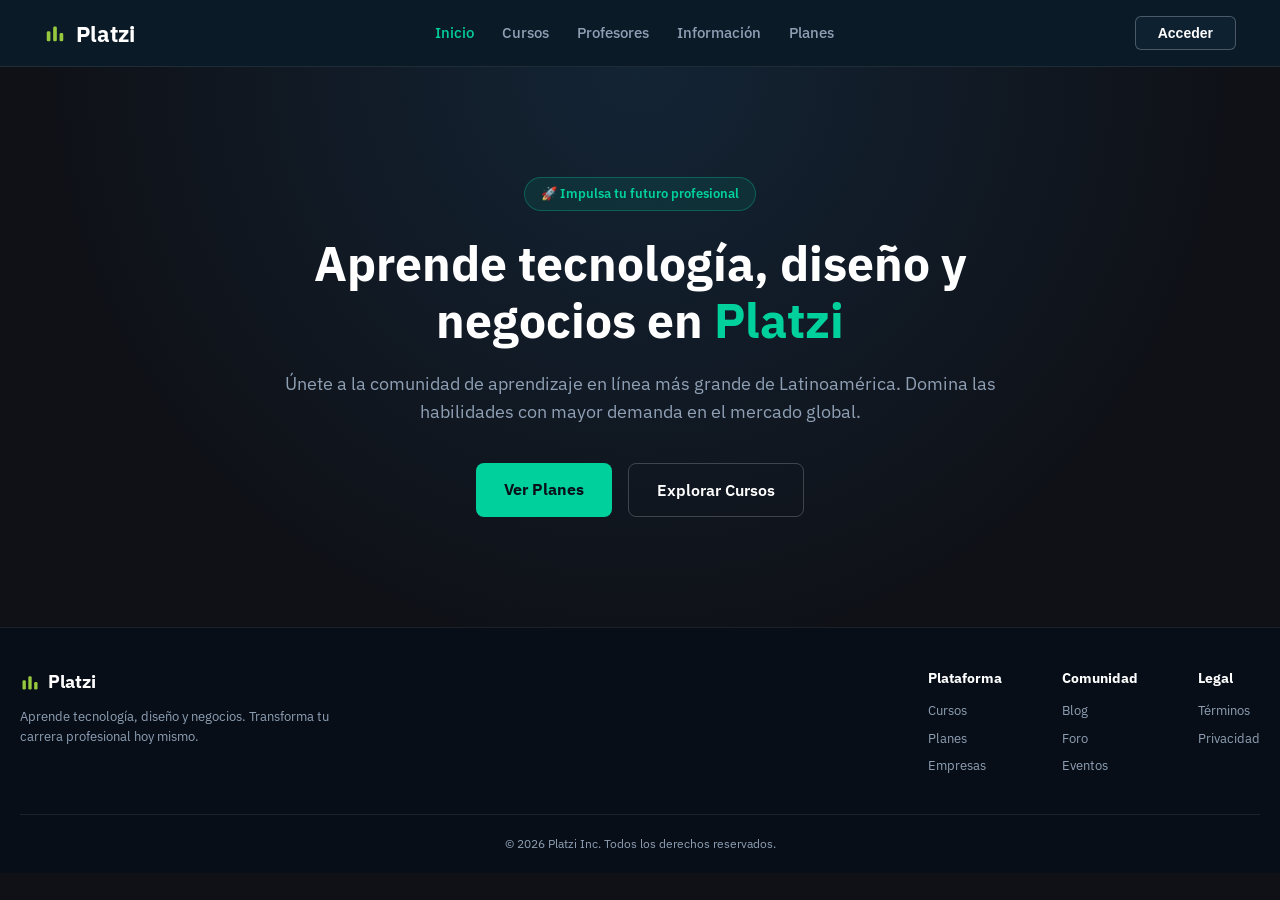
<file: index.html>
<!DOCTYPE html>
<html lang="es">
<head>
  <meta charset="UTF-8">
  <meta name="viewport" content="width=device-width, initial-scale=1.0">
  <title>Platzi  Educación Profesional Online</title>
  <link rel="stylesheet" href="./css/index.css">
  <link rel="preconnect" href="https://fonts.googleapis.com">
  <link rel="preconnect" href="https://fonts.gstatic.com" crossorigin>
  <link href="https://fonts.googleapis.com/css2?family=IBM+Plex+Sans:wght@400;500;600;700&display=swap" rel="stylesheet">
</head>
<body>

  <!-- NAVBAR UNIFICADO -->
  <header class="header" id="header">
    <div class="header__inner">
      <a href="./index.html" class="logo">
        <svg class="logo-icon" width="22" height="22" viewBox="0 0 24 24" fill="none" xmlns="http://www.w3.org/2000/svg">
          <rect x="3" y="10" width="4" height="11" rx="1.5" fill="#97C93E"/>
          <rect x="10" y="5" width="4" height="16" rx="1.5" fill="#97C93E"/>
          <rect x="17" y="12" width="4" height="9" rx="1.5" fill="#97C93E"/>
        </svg>
        <span>Platzi</span>
      </a>

      <nav class="nav">
        <a href="./index.html" class="active">Inicio</a>
        <a href="./htmls/cursos.html">Cursos</a>
        <a href="./htmls/profesores.html">Profesores</a>
        <a href="./htmls/informacion.html">Información</a>
        <a href="./htmls/planes.html">Planes</a>
      </nav>

      <div class="header__actions">
        <button class="btn--outline-nav">Acceder</button>
      </div>

      <button class="hamburger" aria-label="Abrir menú">
        <span></span>
        <span></span>
        <span></span>
      </button>
    </div>
  </header>

  <!-- HERO PRINCIPAL DE BIENVENIDA -->
  <main class="hero-section">
    <div class="hero-container">
      <span class="hero-badge">🚀 Impulsa tu futuro profesional</span>
      <h1 class="hero-title">Aprende tecnología, diseño y negocios en <span class="green-text">Platzi</span></h1>
      <p class="hero-subtitle">
        Únete a la comunidad de aprendizaje en línea más grande de Latinoamérica. Domina las habilidades con mayor demanda en el mercado global.
      </p>
      
      <div class="hero-buttons">
        <a href="./htmls/planes.html" class="btn-hero-primary">Ver Planes</a>
        <a href="./htmls/cursos.html" class="btn-hero-secondary">Explorar Cursos</a>
      </div>
    </div>
  </main>

  <!-- FOOTER UNIFICADO -->
  <footer class="site-footer">
    <div class="footer-inner">
      <div class="footer-brand">
        <div class="footer-logo">
          <svg width="20" height="20" viewBox="0 0 24 24" fill="none" xmlns="http://www.w3.org/2000/svg">
            <rect x="3" y="10" width="4" height="11" rx="1.5" fill="#97C93E"/>
            <rect x="10" y="5" width="4" height="16" rx="1.5" fill="#97C93E"/>
            <rect x="17" y="12" width="4" height="9" rx="1.5" fill="#97C93E"/>
          </svg>
          <span>Platzi</span>
        </div>
        <p>Aprende tecnología, diseño y negocios. Transforma tu carrera profesional hoy mismo.</p>
      </div>

      <div class="footer-grid">
        <div class="footer-col">
          <h4>Plataforma</h4>
          <a href="./htmls/cursos.html">Cursos</a>
          <a href="./htmls/planes.html">Planes</a>
          <a href="#">Empresas</a>
        </div>
        <div class="footer-col">
          <h4>Comunidad</h4>
          <a href="#">Blog</a>
          <a href="#">Foro</a>
          <a href="#">Eventos</a>
        </div>
        <div class="footer-col">
          <h4>Legal</h4>
          <a href="#">Términos</a>
          <a href="#">Privacidad</a>
        </div>
      </div>
    </div>
    <div class="footer-bottom">
      <p>&copy; 2026 Platzi Inc. Todos los derechos reservados.</p>
    </div>
  </footer>

</body>
</html>
</file>
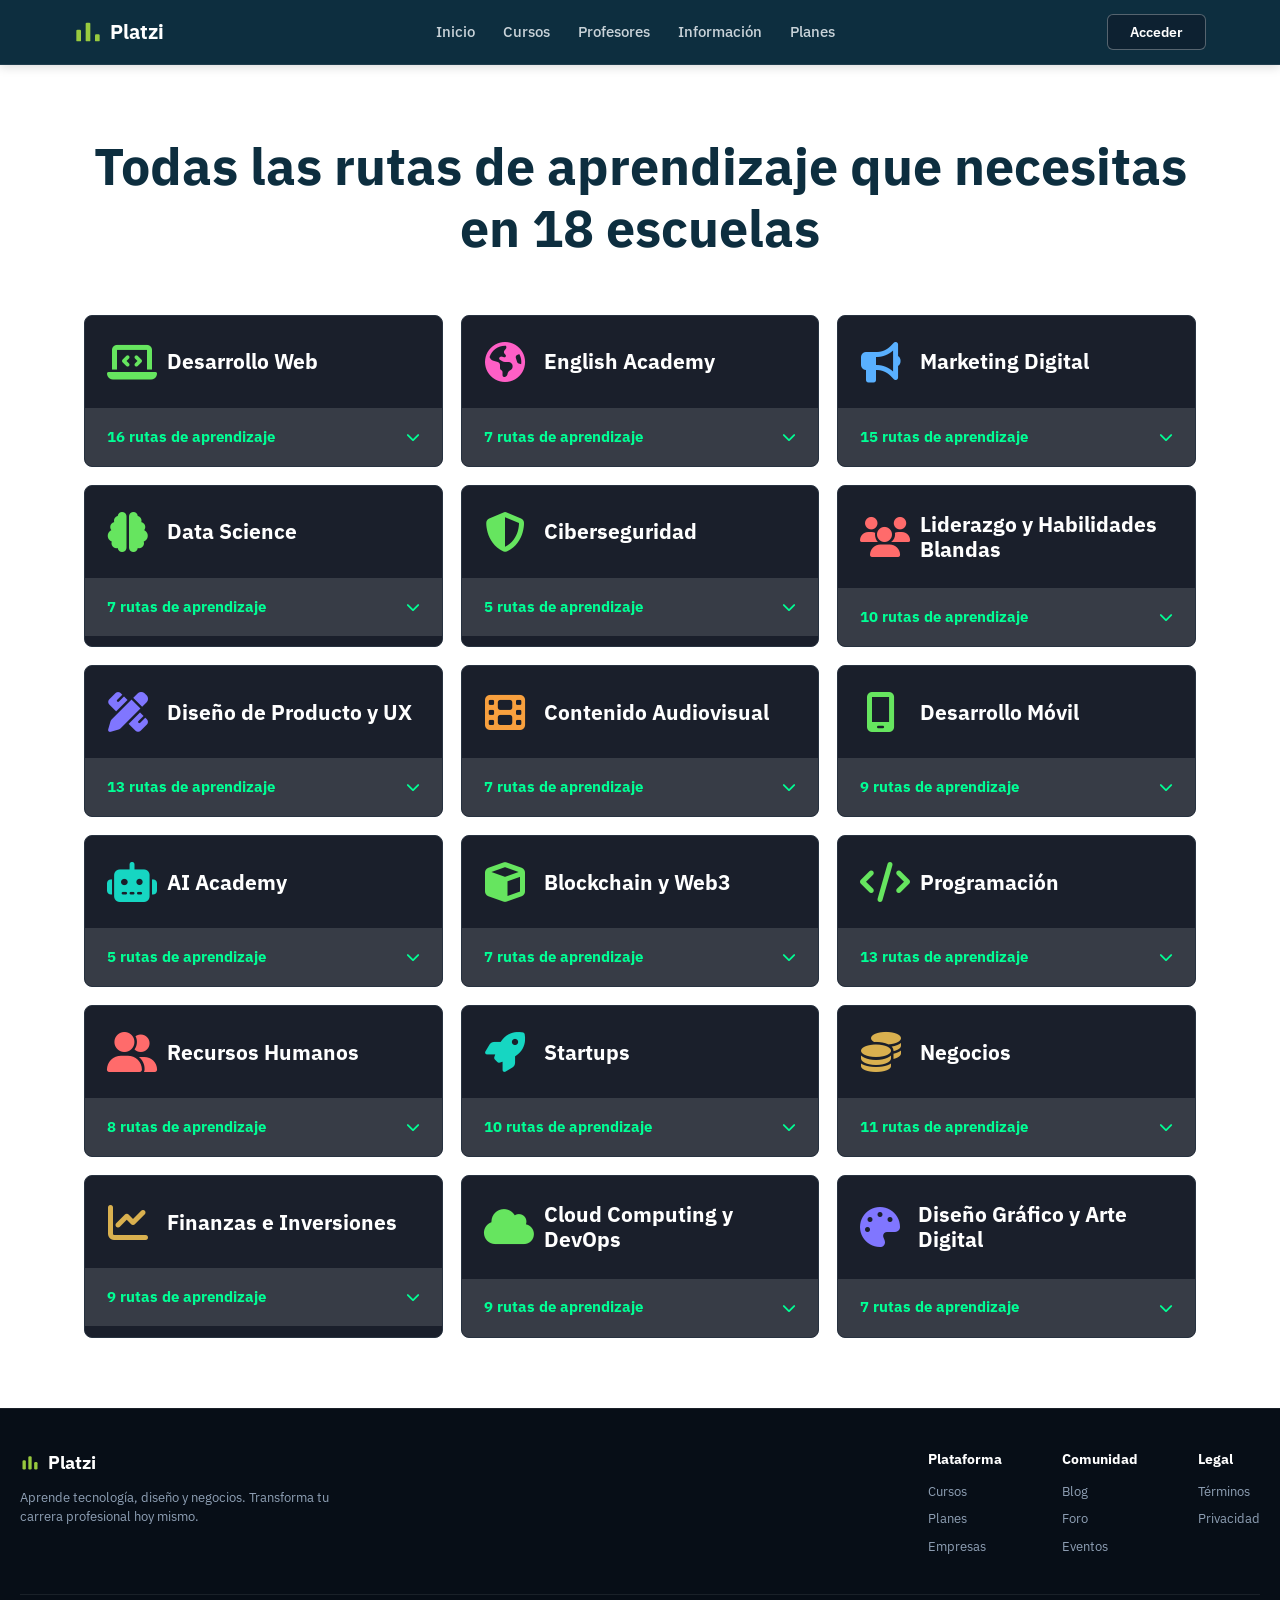
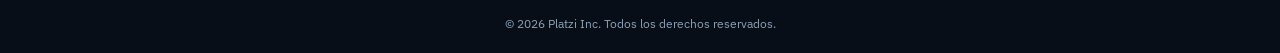
<file: htmls/cursos.html>
<!DOCTYPE html>
<html lang="es">
<head>
<meta charset="UTF-8">
<meta name="viewport" content="width=device-width, initial-scale=1.0">
<title>Cursos</title>
<link rel="stylesheet" href="../css/estilo.css">
<link rel="stylesheet" href="https://cdnjs.cloudflare.com/ajax/libs/font-awesome/6.5.2/css/all.min.css">
<link rel="preconnect" href="https://fonts.googleapis.com">
<link rel="preconnect" href="https://fonts.gstatic.com" crossorigin>
<link rel="stylesheet" href="../css/styles_index.css">
</head>
<link href="https://fonts.googleapis.com/css2?family=IBM+Plex+Sans:wght@400;500;600;700&display=swap" rel="stylesheet">
<body>

<header class="header" id="header">
    <div class="header__inner">
        <a href="../index.html" class="logo">
            <svg viewBox="0 0 24 24" width="28" height="28" fill="none" xmlns="http://www.w3.org/2000/svg">
                <rect x="2" y="10" width="4" height="10" rx="1" fill="#98CA3F"/>
                <rect x="10" y="4" width="4" height="16" rx="1" fill="#98CA3F"/>
                <rect x="18" y="14" width="4" height="6" rx="1" fill="#98CA3F"/>
            </svg>
            <span>Platzi</span>
        </a>

        <nav class="nav" id="mainNav">
            <a href="../index.html">Inicio</a>
            <a href="./cursos.html">Cursos</a>
            <a href="./profesores.html">Profesores</a>
            <a href="./informacion.html">Información</a>
            <a href="./planes.html">Planes</a>
        </nav>

        <div class="header__actions">
            <button class="btn btn--ghost" id="loginBtn">Acceder</button>

            <button class="hamburger" id="hamburgerBtn" aria-label="Abrir menú">
                <span></span>
                <span></span>
                <span></span>
            </button>
        </div>
    </div>
</header>

<section class="schools">

    <h1>Todas las rutas de aprendizaje que necesitas<br>en 18 escuelas</h1>

    <div class="grid">

        <div class="card green">
            <div class="top">
                <i class="fa-solid fa-laptop-code"></i>
                <span>Desarrollo Web</span>
            </div>
            <div class="bottom">
                <span>16 rutas de aprendizaje</span>
                <i class="fa-solid fa-chevron-down"></i>
            </div>
        </div>

        <div class="card pink">
            <div class="top">
                <i class="fa-solid fa-earth-americas"></i>
                <span>English Academy</span>
            </div>
            <div class="bottom">
                <span>7 rutas de aprendizaje</span>
                <i class="fa-solid fa-chevron-down"></i>
            </div>
        </div>

        <div class="card blue">
            <div class="top">
                <i class="fa-solid fa-bullhorn"></i>
                <span>Marketing Digital</span>
            </div>
            <div class="bottom">
                <span>15 rutas de aprendizaje</span>
                <i class="fa-solid fa-chevron-down"></i>
            </div>
        </div>

        <div class="card green">
            <div class="top">
                <i class="fa-solid fa-brain"></i>
                <span>Data Science</span>
            </div>
            <div class="bottom">
                <span>7 rutas de aprendizaje</span>
                <i class="fa-solid fa-chevron-down"></i>
            </div>
        </div>

        <div class="card green">
            <div class="top">
                <i class="fa-solid fa-shield-halved"></i>
                <span>Ciberseguridad</span>
            </div>
            <div class="bottom">
                <span>5 rutas de aprendizaje</span>
                <i class="fa-solid fa-chevron-down"></i>
            </div>
        </div>

        <div class="card red">
            <div class="top">
                <i class="fa-solid fa-users"></i>
                <span>Liderazgo y Habilidades Blandas</span>
            </div>
            <div class="bottom">
                <span>10 rutas de aprendizaje</span>
                <i class="fa-solid fa-chevron-down"></i>
            </div>
        </div>

        <div class="card purple">
            <div class="top">
                <i class="fa-solid fa-pen-ruler"></i>
                <span>Diseño de Producto y UX</span>
            </div>
            <div class="bottom">
                <span>13 rutas de aprendizaje</span>
                <i class="fa-solid fa-chevron-down"></i>
            </div>
        </div>

        <div class="card orange">
            <div class="top">
                <i class="fa-solid fa-film"></i>
                <span>Contenido Audiovisual</span>
            </div>
            <div class="bottom">
                <span>7 rutas de aprendizaje</span>
                <i class="fa-solid fa-chevron-down"></i>
            </div>
        </div>

        <div class="card green">
            <div class="top">
                <i class="fa-solid fa-mobile-screen"></i>
                <span>Desarrollo Móvil</span>
            </div>
            <div class="bottom">
                <span>9 rutas de aprendizaje</span>
                <i class="fa-solid fa-chevron-down"></i>
            </div>
        </div>

        <div class="card cyan">
            <div class="top">
                <i class="fa-solid fa-robot"></i>
                <span>AI Academy</span>
            </div>
            <div class="bottom">
                <span>5 rutas de aprendizaje</span>
                <i class="fa-solid fa-chevron-down"></i>
            </div>
        </div>

        <div class="card green">
            <div class="top">
                <i class="fa-solid fa-cube"></i>
                <span>Blockchain y Web3</span>
            </div>
            <div class="bottom">
                <span>7 rutas de aprendizaje</span>
                <i class="fa-solid fa-chevron-down"></i>
            </div>
        </div>

        <div class="card green">
            <div class="top">
                <i class="fa-solid fa-code"></i>
                <span>Programación</span>
            </div>
            <div class="bottom">
                <span>13 rutas de aprendizaje</span>
                <i class="fa-solid fa-chevron-down"></i>
            </div>
        </div>

        <div class="card red">
            <div class="top">
                <i class="fa-solid fa-user-group"></i>
                <span>Recursos Humanos</span>
            </div>
            <div class="bottom">
                <span>8 rutas de aprendizaje</span>
                <i class="fa-solid fa-chevron-down"></i>
            </div>
        </div>

        <div class="card cyan">
            <div class="top">
                <i class="fa-solid fa-rocket"></i>
                <span>Startups</span>
            </div>
            <div class="bottom">
                <span>10 rutas de aprendizaje</span>
                <i class="fa-solid fa-chevron-down"></i>
            </div>
        </div>

        <div class="card yellow">
            <div class="top">
                <i class="fa-solid fa-coins"></i>
                <span>Negocios</span>
            </div>
            <div class="bottom">
                <span>11 rutas de aprendizaje</span>
                <i class="fa-solid fa-chevron-down"></i>
            </div>
        </div>

        <div class="card yellow">
            <div class="top">
                <i class="fa-solid fa-chart-line"></i>
                <span>Finanzas e Inversiones</span>
            </div>
            <div class="bottom">
                <span>9 rutas de aprendizaje</span>
                <i class="fa-solid fa-chevron-down"></i>
            </div>
        </div>

        <div class="card green">
            <div class="top">
                <i class="fa-solid fa-cloud"></i>
                <span>Cloud Computing y DevOps</span>
            </div>
            <div class="bottom">
                <span>9 rutas de aprendizaje</span>
                <i class="fa-solid fa-chevron-down"></i>
            </div>
        </div>

        <div class="card purple">
            <div class="top">
                <i class="fa-solid fa-palette"></i>
                <span>Diseño Gráfico y Arte Digital</span>
            </div>
            <div class="bottom">
                <span>7 rutas de aprendizaje</span>
                <i class="fa-solid fa-chevron-down"></i>
            </div>
        </div>

    </div>

</section>

<!-- FOOTER REINTEGRADO -->
  <footer class="site-footer">
    <div class="footer-inner">
      <div class="footer-brand">
        <div class="footer-logo">
          <svg width="20" height="20" viewBox="0 0 24 24" fill="none" xmlns="http://www.w3.org/2000/svg">
            <rect x="3" y="10" width="4" height="11" rx="1.5" fill="#97C93E"/>
            <rect x="10" y="5" width="4" height="16" rx="1.5" fill="#97C93E"/>
            <rect x="17" y="12" width="4" height="9" rx="1.5" fill="#97C93E"/>
          </svg>
          <span>Platzi</span>
        </div>
        <p>Aprende tecnología, diseño y negocios. Transforma tu carrera profesional hoy mismo.</p>
      </div>

      <div class="footer-grid">
        <div class="footer-col">
          <h4>Plataforma</h4>
          <a href="#">Cursos</a>
          <a href="./planes.html">Planes</a>
          <a href="#">Empresas</a>
        </div>
        <div class="footer-col">
          <h4>Comunidad</h4>
          <a href="#">Blog</a>
          <a href="#">Foro</a>
          <a href="#">Eventos</a>
        </div>
        <div class="footer-col">
          <h4>Legal</h4>
          <a href="#">Términos</a>
          <a href="#">Privacidad</a>
        </div>
      </div>
    </div>
    <div class="footer-bottom">
      <p>&copy; 2026 Platzi Inc. Todos los derechos reservados.</p>
    </div>
  </footer>

</body>
</html>
</file>
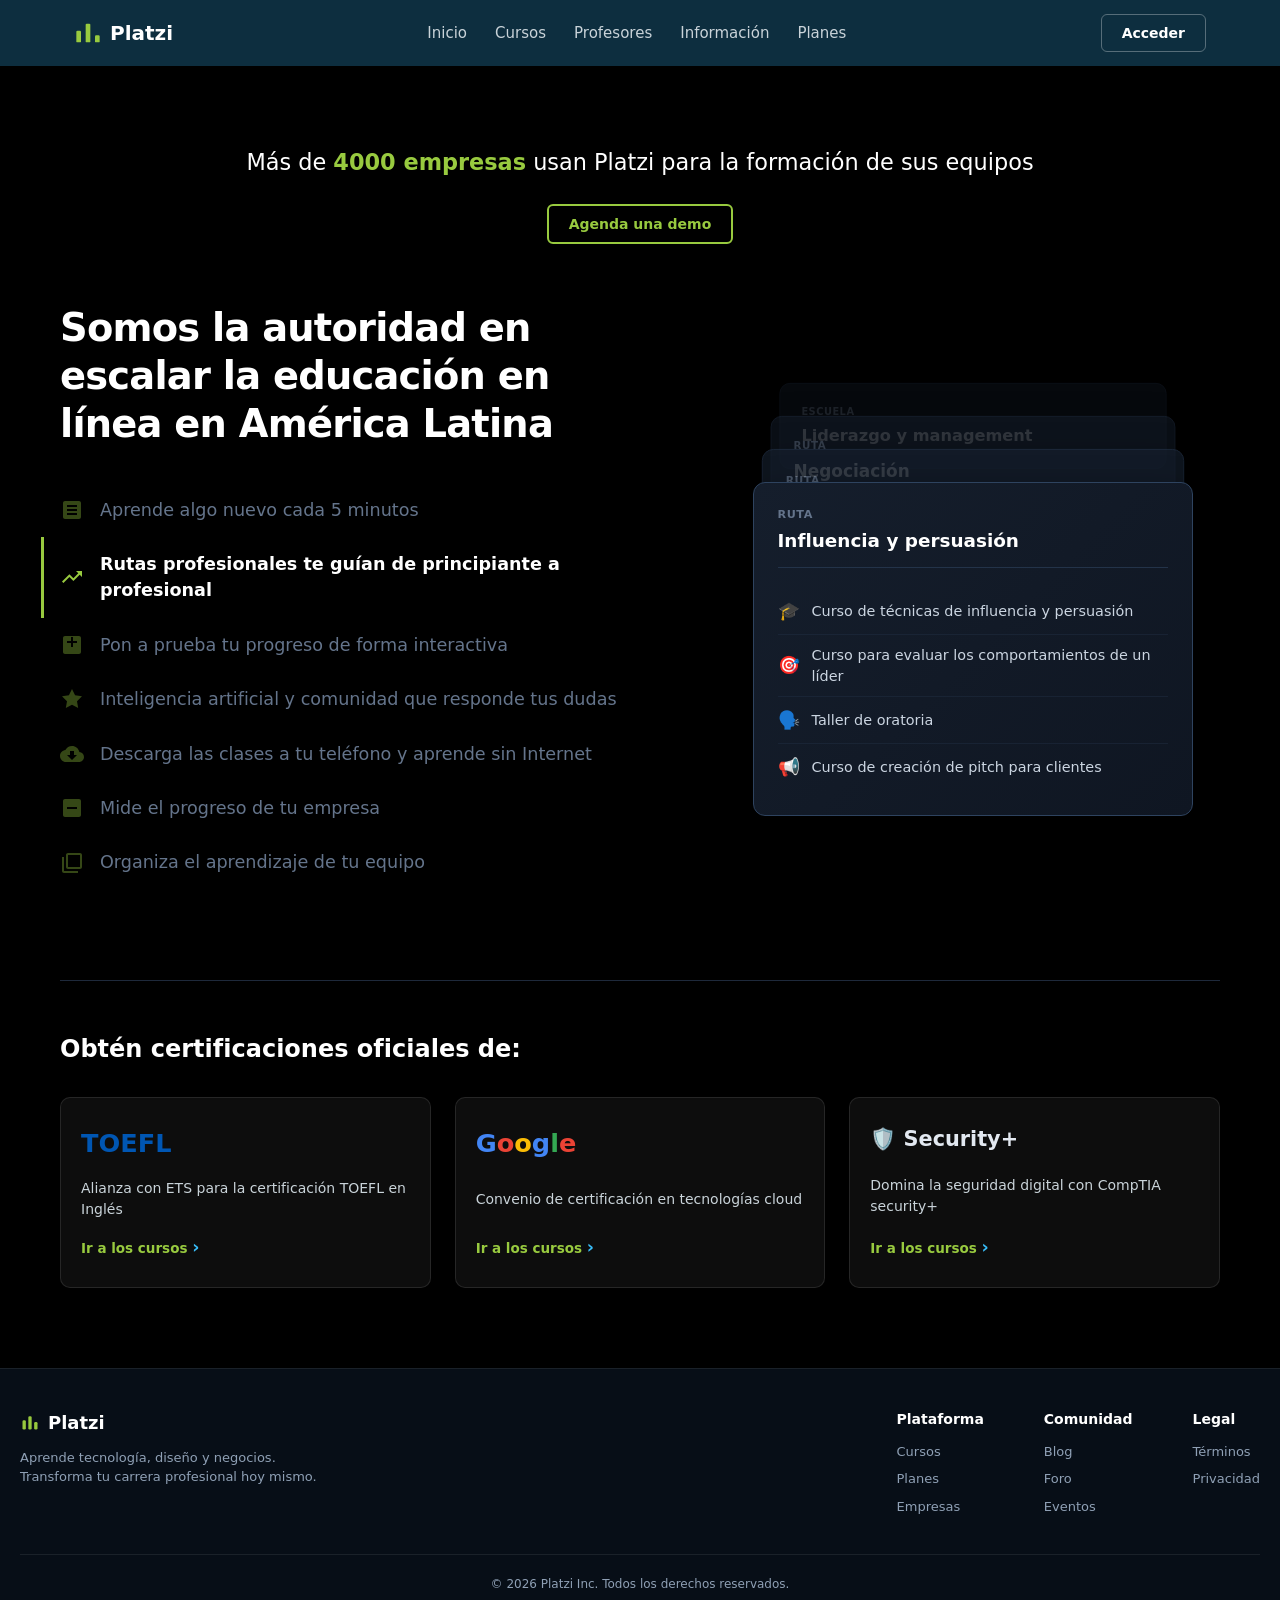
<file: htmls/informacion.html>
<!DOCTYPE html>
<html lang="es">
<head>
  <meta charset="UTF-8">
  <meta name="viewport" content="width=device-width, initial-scale=1, maximum-scale=1">
  <title>Platzi: Cursos de Programación, IA, Inglés [+7M Estudiantes]</title>
  <!-- Rutas corregidas saliendo de la carpeta 'htmls' usando ../ -->
  <link rel="stylesheet" href="../css/informacion.css">
  <link rel="stylesheet" href="../css/styles_index.css">
</head>
<body>

  <!-- HEADER -->
  <header class="header" id="header">
    <div class="header__inner">
      <a href="../index.html" class="logo">
        <svg viewBox="0 0 24 24" width="28" height="28" fill="none" xmlns="http://w3.org">
          <rect x="2" y="10" width="4" height="10" rx="1" fill="#98CA3F"/>
          <rect x="10" y="4" width="4" height="16" rx="1" fill="#98CA3F"/>
          <rect x="18" y="14" width="4" height="6" rx="1" fill="#98CA3F"/>
        </svg>
        <span>Platzi</span>
      </a>

      <nav class="nav" id="mainNav">
        <a href="../index.html">Inicio</a>
        <a href="./cursos.html">Cursos</a>
        <a href="./profesores.html">Profesores</a>
        <a href="./informacion.html">Información</a>
        <a href="./planes.html">Planes</a>
      </nav>

      <div class="header__actions">
        <button class="btn btn--ghost" id="loginBtn">Acceder</button>
        <button class="hamburger" id="hamburgerBtn" aria-label="Abrir menú">
          <span></span><span></span><span></span>
        </button>
      </div>
    </div>
  </header>

  <!-- SECCIÓN DE CARACTERÍSTICAS Y CERTIFICACIONES -->
  <section class="features-section">
    
    <!-- Fila Superior: Llamado a la acción -->
    <div class="features-section__top">
      <p class="features-section__lead">Más de <span class="text--green-neon">4000 empresas</span> usan Platzi para la formación de sus equipos</p>
      <button class="btn btn--outline-green">Agenda una demo</button>
    </div>

    <!-- Bloque Principal de Dos Columnas -->
    <div class="features-section__main">
      
      <!-- Columna Izquierda: Listado de características -->
      <div class="features-section__left">
        <h2 class="features-section__title">Somos la autoridad en <br> escalar la educación en <br> línea en América Latina</h2>
        
        <ul class="features-list">
          <li class="features-list__item features-list__item--muted">
            <svg class="features-list__icon" viewBox="0 0 24 24" fill="none" xmlns="http://w3.org"><path d="M19 3H5c-1.1 0-2 .9-2 2v14c0 1.1.9 2 2 2h14c1.1 0 2-.9 2-2V5c0-1.1-.9-2-2-2zm-2 10H7v-2h10v2zm0-4H7V7h10v2zm0 8H7v-2h10v2z" fill="#98CA3F"/></svg>
            <p>Aprende algo nuevo cada 5 minutos</p>
          </li>
          
          <li class="features-list__item features-list__item--active">
            <svg class="features-list__icon" viewBox="0 0 24 24" fill="none" xmlns="http://w3.org"><path d="M16 6l2.29 2.29-4.88 4.88-4-4L2 16.59 3.41 18l6-6 4 4 6.3-6.29L22 12V6h-6z" fill="#98CA3F"/></svg>
            <p>Rutas profesionales te guían de principiante a profesional</p>
          </li>
          
          <li class="features-list__item features-list__item--muted">
            <svg class="features-list__icon" viewBox="0 0 24 24" fill="none" xmlns="http://w3.org"><path d="M19 3H5c-1.1 0-2 .9-2 2v14c0 1.1.9 2 2 2h14c1.1 0 2-.9 2-2V5c0-1.1-.9-2-2-2zm-2 7h-4v4h-2v-4H7V8h4V4h2v4h4v2z" fill="#98CA3F"/></svg>
            <p>Pon a prueba tu progreso de forma interactiva</p>
          </li>
          <li class="features-list__item features-list__item--muted">
            <svg class="features-list__icon" viewBox="0 0 24 24" fill="none" xmlns="http://w3.org"><path d="M12 2l3.09 6.26L22 9.27l-5 4.87 1.18 6.88L12 17.77l-6.18 3.25L7 14.14 2 9.27l6.91-1.01L12 2z" fill="#98CA3F"/></svg>
            <p>Inteligencia artificial y comunidad que responde tus dudas</p>
          </li>
          <li class="features-list__item features-list__item--muted">
            <svg class="features-list__icon" viewBox="0 0 24 24" fill="none" xmlns="http://w3.org"><path d="M19.35 10.04C18.67 6.59 15.64 4 12 4 9.11 4 6.6 5.64 5.35 8.04 2.34 8.36 0 10.91 0 14c0 3.31 2.69 6 6 6h13c2.76 0 5-2.24 5-5 0-2.64-2.05-4.78-4.65-4.96zM17 13l-5 5-5-5h3V9h4v4h3z" fill="#98CA3F"/></svg>
            <p>Descarga las clases a tu teléfono y aprende sin Internet</p>
          </li>
          <li class="features-list__item features-list__item--muted">
            <svg class="features-list__icon" viewBox="0 0 24 24" fill="none" xmlns="http://w3.org"><path d="M19 3H5c-1.1 0-2 .9-2 2v14c0 1.1.9 2 2 2h14c1.1 0 2-.9 2-2V5c0-1.1-.9-2-2-2zm-2 10H7v-2h10v2z" fill="#98CA3F"/></svg>
            <p>Mide el progreso de tu empresa</p>
          </li>
          <li class="features-list__item features-list__item--muted">
            <svg class="features-list__icon" viewBox="0 0 24 24" fill="none" xmlns="http://w3.org"><path d="M4 6H2v14c0 1.1.9 2 2 2h14v-2H4V6zm16-4H8c-1.1 0-2 .9-2 2v12c0 1.1.9 2 2 2h12c1.1 0 2-.9 2-2V4c0-1.1-.9-2-2-2zm0 14H8V4h12v12z" fill="#98CA3F"/></svg>
            <p>Organiza el aprendizaje de tu equipo</p>
          </li>
        </ul>
      </div>

      <!-- Columna Derecha: Pila de Tarjetas en Cascada -->
      <div class="features-section__right">
        <div class="cards-stack">
          
          <div class="stack-card stack-card--bg2">
            <span class="stack-card__tag">ESCUELA</span>
            <h4 class="stack-card__title">Liderazgo y management</h4>
          </div>

          <div class="stack-card stack-card--bg1">
            <span class="stack-card__tag">RUTA</span>
            <h4 class="stack-card__title">Negociación</h4>
          </div>

          <div class="stack-card stack-card--mid">
            <span class="stack-card__tag">RUTA</span>
            <h4 class="stack-card__title">Comunicación para líderes</h4>
          </div>

          <div class="stack-card stack-card--front">
            <div class="stack-card__header">
              <span class="stack-card__tag">RUTA</span>
              <h4 class="stack-card__title">Influencia y persuasión</h4>
            </div>
            
            <ul class="courses-sublist">
              <li class="courses-sublist__item">
                <span class="courses-sublist__icon">🎓</span>
                <p>Curso de técnicas de influencia y persuasión</p>
              </li>
              <li class="courses-sublist__item">
                <span class="courses-sublist__icon">🎯</span>
                <p>Curso para evaluar los comportamientos de un líder</p>
              </li>
              <li class="courses-sublist__item">
                <span class="courses-sublist__icon">🗣️</span>
                <p>Taller de oratoria</p>
              </li>
              <li class="courses-sublist__item">
                <span class="courses-sublist__icon">📢</span>
                <p>Curso de creación de pitch para clientes</p>
              </li>
            </ul>
          </div>

        </div>
      </div>
    </div>

    <!-- Sección de Certificaciones Oficiales -->
    <div class="certifications">
      <h3 class="certifications__title">Obtén certificaciones oficiales de:</h3>
      <div class="certifications__grid">
        
        <div class="cert-card">
          <div class="cert-card__brand cert-card__brand--toefl">TOEFL</div>
          <p class="cert-card__desc">Alianza con ETS para la certificación TOEFL en Inglés</p>
          <a href="#" class="cert-card__link">Ir a los cursos <span class="arrow">›</span></a>
        </div>

        <div class="cert-card">
          <div class="cert-card__brand">
            <span style="color:#4285F4">G</span><span style="color:#EA4335">o</span><span style="color:#FBBC05">o</span><span style="color:#4285F4">g</span><span style="color:#34A853">l</span><span style="color:#EA4335">e</span>
          </div>
          <p class="cert-card__desc">Convenio de certificación en tecnologías cloud</p>
          <a href="#" class="cert-card__link">Ir a los cursos <span class="arrow">›</span></a>
        </div>

        <div class="cert-card">
          <div class="cert-card__brand cert-card__brand--security">🛡️ Security+</div>
          <p class="cert-card__desc">Domina la seguridad digital con CompTIA security+</p>
          <a href="#" class="cert-card__link">Ir a los cursos <span class="arrow">›</span></a>
        </div>

      </div>
    </div>

  </section>
  
   <!-- FOOTER REINTEGRADO -->
  <footer class="site-footer">
    <div class="footer-inner">
      <div class="footer-brand">
        <div class="footer-logo">
          <svg width="20" height="20" viewBox="0 0 24 24" fill="none" xmlns="http://www.w3.org/2000/svg">
            <rect x="3" y="10" width="4" height="11" rx="1.5" fill="#97C93E"/>
            <rect x="10" y="5" width="4" height="16" rx="1.5" fill="#97C93E"/>
            <rect x="17" y="12" width="4" height="9" rx="1.5" fill="#97C93E"/>
          </svg>
          <span>Platzi</span>
        </div>
        <p>Aprende tecnología, diseño y negocios. Transforma tu carrera profesional hoy mismo.</p>
      </div>

      <div class="footer-grid">
        <div class="footer-col">
          <h4>Plataforma</h4>
          <a href="#">Cursos</a>
          <a href="./planes.html">Planes</a>
          <a href="#">Empresas</a>
        </div>
        <div class="footer-col">
          <h4>Comunidad</h4>
          <a href="#">Blog</a>
          <a href="#">Foro</a>
          <a href="#">Eventos</a>
        </div>
        <div class="footer-col">
          <h4>Legal</h4>
          <a href="#">Términos</a>
          <a href="#">Privacidad</a>
        </div>
      </div>
    </div>
    <div class="footer-bottom">
      <p>&copy; 2026 Platzi Inc. Todos los derechos reservados.</p>
    </div>
  </footer>

</body>
</html>
</file>
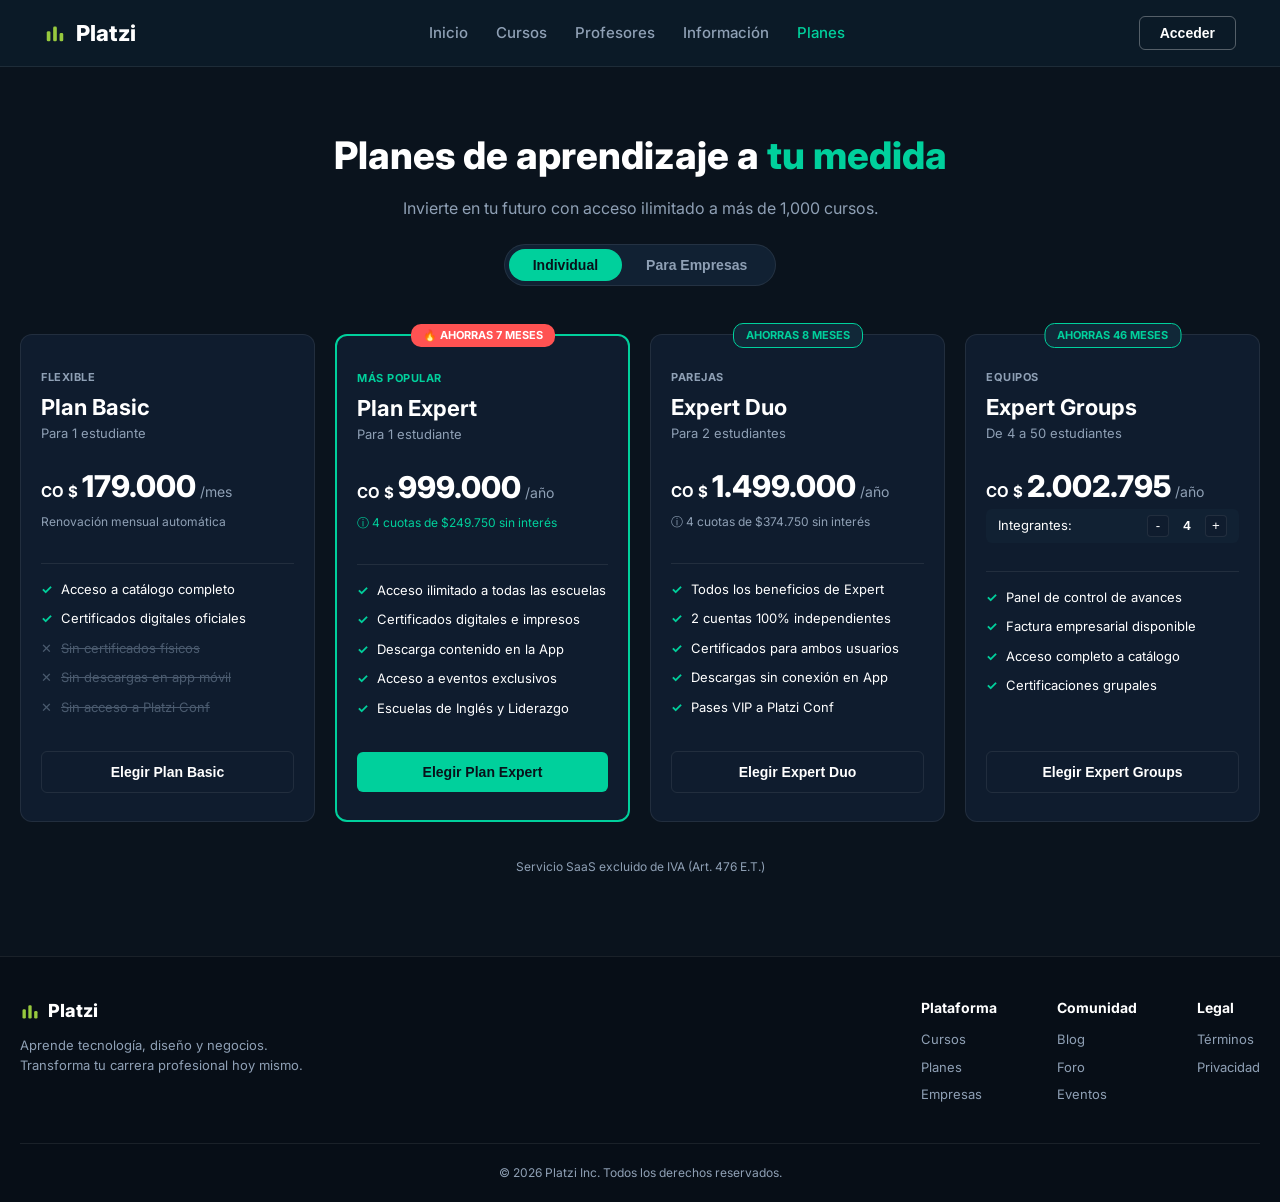
<file: htmls/planes.html>
<!DOCTYPE html>
<html lang="es">
<head>
  <meta charset="UTF-8">
  <meta name="viewport" content="width=device-width, initial-scale=1.0">
  <title>Planes de Suscripción - Platzi</title>
  <link rel="stylesheet" href="../css/planes.css">
  <link rel="preconnect" href="https://fonts.googleapis.com">
  <link rel="preconnect" href="https://fonts.gstatic.com" crossorigin>
  <link href="https://fonts.googleapis.com/css2?family=Inter:wght@400;500;600;700;800&display=swap" rel="stylesheet">
</head>
<body>

  <!-- NAVBAR CON LOGO EXACTO (IL. PLATZI) Y BOTÓN ACCEDER -->
  <header class="header" id="header">
    <div class="header__inner">
      <a href="../index.html" class="logo">
        <svg class="logo-icon" width="22" height="22" viewBox="0 0 24 24" fill="none" xmlns="http://www.w3.org/2000/svg">
          <rect x="3" y="10" width="4" height="11" rx="1.5" fill="#97C93E"/>
          <rect x="10" y="5" width="4" height="16" rx="1.5" fill="#97C93E"/>
          <rect x="17" y="12" width="4" height="9" rx="1.5" fill="#97C93E"/>
        </svg>
        <span>Platzi</span>
      </a>

      <nav class="nav" id="mainNav">
        <a href="../index.html">Inicio</a>
        <a href="./cursos.html">Cursos</a>
        <a href="./profesores.html">Profesores</a>
        <a href="./informacion.html">Información</a>
        <a href="./planes.html" class="active">Planes</a>
      </nav>

      <div class="header__actions">
        <button class="btn btn--outline-nav">Acceder</button>
      </div>

      <button class="hamburger" aria-label="Abrir menú">
        <span></span>
        <span></span>
        <span></span>
      </button>
    </div>
  </header>

  <!-- SECCIÓN DE PLANES CON EL DISEÑO EXACTO DE LA CAPTURA -->
  <section class="pricing-section">
    <div class="pricing-container">
      
      <div class="pricing-header">
        <h2>Planes de aprendizaje a <span>tu medida</span></h2>
        <p class="pricing-subtitle">Invierte en tu futuro con acceso ilimitado a más de 1,000 cursos.</p>
        
        <div class="toggle-switch">
          <button class="toggle-opt active">Individual</button>
          <button class="toggle-opt">Para Empresas</button>
        </div>
      </div>

      <div class="cards-grid">

        <!-- PLAN BASIC -->
        <article class="custom-card">
          <div class="card-top">
            <span class="plan-tag">FLEXIBLE</span>
            <h3 class="plan-title">Plan Basic</h3>
            <p class="plan-target">Para 1 estudiante</p>
          </div>

          <div class="card-price">
            <span class="currency">CO $</span>
            <span class="price-val">179.000</span>
            <span class="price-period">/mes</span>
          </div>
          <p class="sub-billing">Renovación mensual automática</p>

          <div class="divider"></div>

          <ul class="features-list">
            <li class="item-included">Acceso a catálogo completo</li>
            <li class="item-included">Certificados digitales oficiales</li>
            <li class="item-excluded">Sin certificados físicos</li>
            <li class="item-excluded">Sin descargas en app móvil</li>
            <li class="item-excluded">Sin acceso a Platzi Conf</li>
          </ul>

          <button class="btn-card btn-outline">Elegir Plan Basic</button>
        </article>

        <!-- PLAN EXPERT -->
        <article class="custom-card featured-card">
          <div class="badge-discount">🔥 AHORRAS 7 MESES</div>
          
          <div class="card-top">
            <span class="plan-tag tag-green">MÁS POPULAR</span>
            <h3 class="plan-title">Plan Expert</h3>
            <p class="plan-target">Para 1 estudiante</p>
          </div>

          <div class="card-price">
            <span class="currency">CO $</span>
            <span class="price-val">999.000</span>
            <span class="price-period">/año</span>
          </div>
          <p class="sub-billing green-text">ⓘ 4 cuotas de $249.750 sin interés</p>

          <div class="divider"></div>

          <ul class="features-list">
            <li class="item-included">Acceso ilimitado a todas las escuelas</li>
            <li class="item-included">Certificados digitales e impresos</li>
            <li class="item-included">Descarga contenido en la App</li>
            <li class="item-included">Acceso a eventos exclusivos</li>
            <li class="item-included">Escuelas de Inglés y Liderazgo</li>
          </ul>

          <button class="btn-card btn-green">Elegir Plan Expert</button>
        </article>

        <!-- PLAN EXPERT DUO -->
        <article class="custom-card">
          <div class="badge-discount-subtle">AHORRAS 8 MESES</div>

          <div class="card-top">
            <span class="plan-tag">PAREJAS</span>
            <h3 class="plan-title">Expert Duo</h3>
            <p class="plan-target">Para 2 estudiantes</p>
          </div>

          <div class="card-price">
            <span class="currency">CO $</span>
            <span class="price-val">1.499.000</span>
            <span class="price-period">/año</span>
          </div>
          <p class="sub-billing">ⓘ 4 cuotas de $374.750 sin interés</p>

          <div class="divider"></div>

          <ul class="features-list">
            <li class="item-included">Todos los beneficios de Expert</li>
            <li class="item-included">2 cuentas 100% independientes</li>
            <li class="item-included">Certificados para ambos usuarios</li>
            <li class="item-included">Descargas sin conexión en App</li>
            <li class="item-included">Pases VIP a Platzi Conf</li>
          </ul>

          <button class="btn-card btn-outline">Elegir Expert Duo</button>
        </article>

        <!-- PLAN EXPERT GROUPS -->
        <article class="custom-card">
          <div class="badge-discount-subtle">AHORRAS 46 MESES</div>

          <div class="card-top">
            <span class="plan-tag">EQUIPOS</span>
            <h3 class="plan-title">Expert Groups</h3>
            <p class="plan-target">De 4 a 50 estudiantes</p>
          </div>

          <div class="card-price">
            <span class="currency">CO $</span>
            <span class="price-val">2.002.795</span>
            <span class="price-period">/año</span>
          </div>
          
          <div class="group-selector">
            <span>Integrantes:</span>
            <div class="stepper">
              <button>-</button>
              <input type="text" value="4" readonly>
              <button>+</button>
            </div>
          </div>

          <div class="divider"></div>

          <ul class="features-list">
            <li class="item-included">Panel de control de avances</li>
            <li class="item-included">Factura empresarial disponible</li>
            <li class="item-included">Acceso completo a catálogo</li>
            <li class="item-included">Certificaciones grupales</li>
          </ul>

          <button class="btn-card btn-outline">Elegir Expert Groups</button>
        </article>

      </div>

      <p class="legal-footer-note">Servicio SaaS excluido de IVA (Art. 476 E.T.)</p>
    </div>
  </section>

  <!-- FOOTER REINTEGRADO -->
  <footer class="site-footer">
    <div class="footer-inner">
      <div class="footer-brand">
        <div class="footer-logo">
          <svg width="20" height="20" viewBox="0 0 24 24" fill="none" xmlns="http://www.w3.org/2000/svg">
            <rect x="3" y="10" width="4" height="11" rx="1.5" fill="#97C93E"/>
            <rect x="10" y="5" width="4" height="16" rx="1.5" fill="#97C93E"/>
            <rect x="17" y="12" width="4" height="9" rx="1.5" fill="#97C93E"/>
          </svg>
          <span>Platzi</span>
        </div>
        <p>Aprende tecnología, diseño y negocios. Transforma tu carrera profesional hoy mismo.</p>
      </div>

      <div class="footer-grid">
        <div class="footer-col">
          <h4>Plataforma</h4>
          <a href="#">Cursos</a>
          <a href="./planes.html">Planes</a>
          <a href="#">Empresas</a>
        </div>
        <div class="footer-col">
          <h4>Comunidad</h4>
          <a href="#">Blog</a>
          <a href="#">Foro</a>
          <a href="#">Eventos</a>
        </div>
        <div class="footer-col">
          <h4>Legal</h4>
          <a href="#">Términos</a>
          <a href="#">Privacidad</a>
        </div>
      </div>
    </div>
    <div class="footer-bottom">
      <p>&copy; 2026 Platzi Inc. Todos los derechos reservados.</p>
    </div>
  </footer>

</body>
</html>
</file>
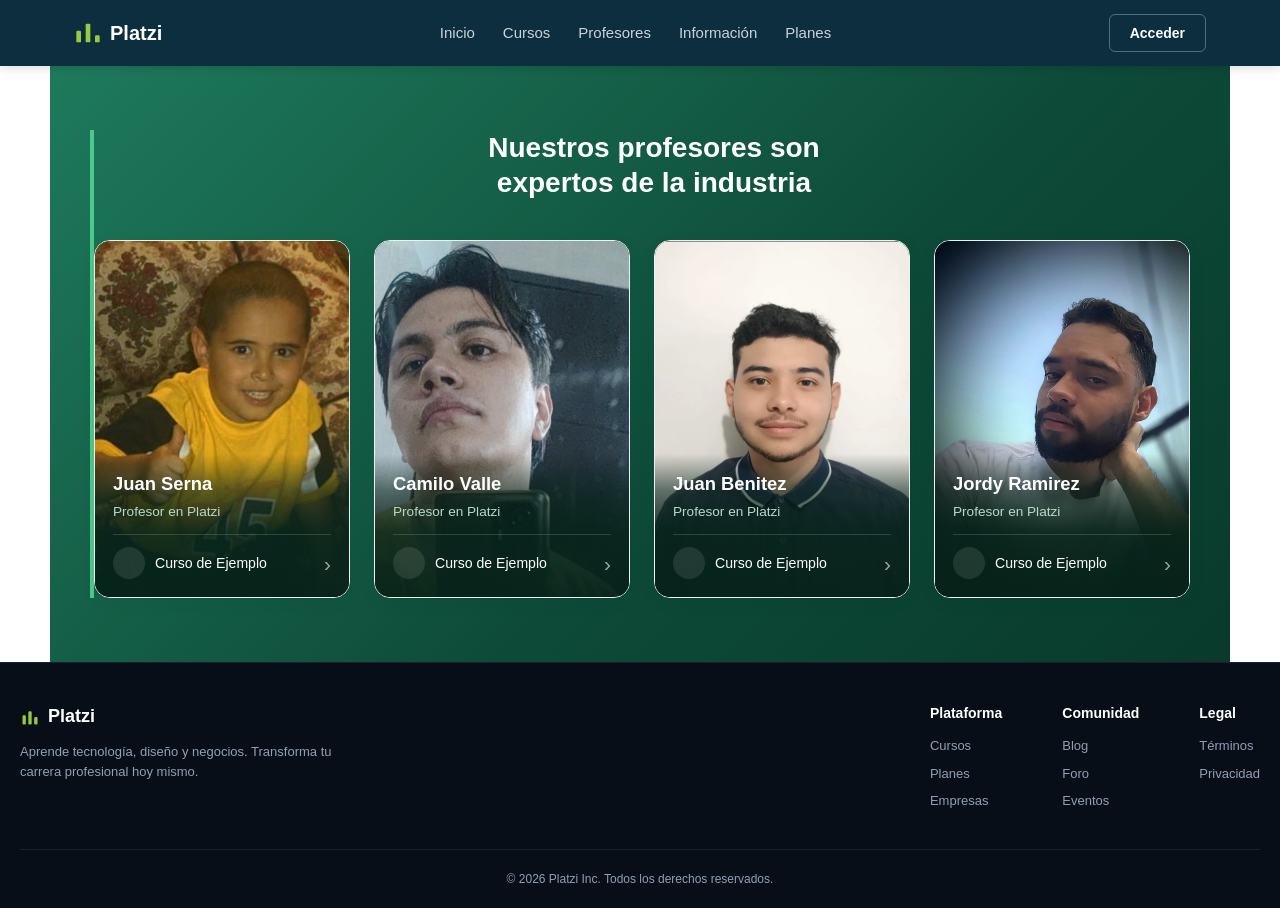
<file: htmls/profesores.html>
<!DOCTYPE html>
<html lang="es">

<head>
  <meta charset="UTF-8">
  <meta name="viewport" content="width=device-width, initial-scale=1, maximum-scale=1">
  <title>Profesores | Platzi</title>
  <link rel="stylesheet" href="../css/styles_index.css">
  <link rel="stylesheet" href="../css/profesores.css">
</head>

<body>

  <!-- HEADER -->
  <header class="header" id="header">
    <div class="header__inner">
      <a href="../index.html" class="logo">
        <svg viewBox="0 0 24 24" width="28" height="28" fill="none" xmlns="http://www.w3.org/2000/svg">
          <rect x="2" y="10" width="4" height="10" rx="1" fill="#98CA3F" />
          <rect x="10" y="4" width="4" height="16" rx="1" fill="#98CA3F" />
          <rect x="18" y="14" width="4" height="6" rx="1" fill="#98CA3F" />
        </svg>
        <span>Platzi</span>
      </a>

      <nav class="nav" id="mainNav">
        <a href="../index.html">Inicio</a>
        <a href="./cursos.html">Cursos</a>
        <a href="./profesores.html">Profesores</a>
        <a href="./informacion.html">Información</a>
        <a href="./planes.html">Planes</a>
      </nav>

      <div class="header__actions">
        <button class="btn btn--ghost" id="loginBtn">Acceder</button>
        <button class="hamburger" id="hamburgerBtn" aria-label="Abrir menú">
          <span></span><span></span><span></span>
        </button>
      </div>
    </div>
  </header>

  <!-- PROFESORES -->
  <main>
    <section class="teachers" id="teachers">
      <div class="teachers__inner">
        <h2 class="teachers__title">Nuestros profesores son<br>expertos de la industria</h2>

        <div class="teachers__grid" id="teachersGrid">

          <div class="teacher-card">
            <img class="teacher-card__photo" src="../img/serna.jpeg" alt="Juan Serna"
              >
            <div class="teacher-card__overlay">
              <h4>Juan Serna</h4>
              <p class="teacher-card__role">Profesor en Platzi</p>
              <div class="teacher-card__divider"></div>
              <a href="#" class="teacher-card__course">
                <span class="teacher-card__icon"></span>
                <span class="teacher-card__course-text">Curso de Ejemplo</span>
                <span class="teacher-card__arrow">›</span>
              </a>
            </div>
          </div>

          <div class="teacher-card">
            <img class="teacher-card__photo" src="../img/camilo.png" alt="Camilo Valle"
              >
            <div class="teacher-card__overlay">
              <h4>Camilo Valle</h4>
              <p class="teacher-card__role">Profesor en Platzi</p>
              <div class="teacher-card__divider"></div>
              <a href="#" class="teacher-card__course">
                <span class="teacher-card__icon"></span>
                <span class="teacher-card__course-text">Curso de Ejemplo</span>
                <span class="teacher-card__arrow">›</span>
              </a>
            </div>
          </div>

          <div class="teacher-card">
            <img class="teacher-card__photo" src="../img/benitex.png" alt="Juan Benitez"
              >
            <div class="teacher-card__overlay">
              <h4>Juan Benitez</h4>
              <p class="teacher-card__role">Profesor en Platzi</p>
              <div class="teacher-card__divider"></div>
              <a href="#" class="teacher-card__course">
                <span class="teacher-card__icon"></span>
                <span class="teacher-card__course-text">Curso de Ejemplo</span>
                <span class="teacher-card__arrow">›</span>
              </a>
            </div>
          </div>

          <div class="teacher-card">
            <img class="teacher-card__photo" src="../img/jordy.jpeg" alt="Jordy Ramirez"
              >
            <div class="teacher-card__overlay">
              <h4>Jordy Ramirez</h4>
              <p class="teacher-card__role">Profesor en Platzi</p>
              <div class="teacher-card__divider"></div>
              <a href="#" class="teacher-card__course">
                <span class="teacher-card__icon"></span>
                <span class="teacher-card__course-text">Curso de Ejemplo</span>
                <span class="teacher-card__arrow">›</span>
              </a>
            </div>
          </div>

        </div>
      </div>
    </section>
  </main>

<!-- FOOTER PLATZI -->
  <footer class="site-footer">
    <div class="footer-inner">
      <div class="footer-brand">
        <div class="footer-logo">
          <svg width="20" height="20" viewBox="0 0 24 24" fill="none" xmlns="http://www.w3.org/2000/svg">
            <rect x="3" y="10" width="4" height="11" rx="1.5" fill="#97C93E"/>
            <rect x="10" y="5" width="4" height="16" rx="1.5" fill="#97C93E"/>
            <rect x="17" y="12" width="4" height="9" rx="1.5" fill="#97C93E"/>
          </svg>
          <span>Platzi</span>
        </div>
        <p>Aprende tecnología, diseño y negocios. Transforma tu carrera profesional hoy mismo.</p>
      </div>

      <div class="footer-grid">
        <div class="footer-col">
          <h4>Plataforma</h4>
          <a href="#">Cursos</a>
          <a href="./planes.html">Planes</a>
          <a href="#">Empresas</a>
        </div>
        <div class="footer-col">
          <h4>Comunidad</h4>
          <a href="#">Blog</a>
          <a href="#">Foro</a>
          <a href="#">Eventos</a>
        </div>
        <div class="footer-col">
          <h4>Legal</h4>
          <a href="#">Términos</a>
          <a href="#">Privacidad</a>
        </div>
      </div>
    </div>
    <div class="footer-bottom">
      <p>&copy; 2026 Platzi Inc. Todos los derechos reservados.</p>
    </div>
  </footer>

</body>

</html>
</file>
<file: css/index.css>
/* ==========================================
   ESTILOS EXCLUSIVOS PARA EL INICIO (INDEX)
   ========================================== */

:root {
  --bg-dark: #0f1117;
  --header-bg: #0b1a27;
  --footer-bg: #070e17;
  --green: #00d09c;
  --green-hover: #00b88a;
  --text-main: #ffffff;
  --text-muted: #8fa0b5;
  --border-color: rgba(255, 255, 255, 0.08);
  --font-family: 'IBM Plex Sans', system-ui, -apple-system, sans-serif;
  --max-width: 1240px;
}

* {
  margin: 0;
  padding: 0;
  box-sizing: border-box;
}

body {
  background-color: var(--bg-dark);
  color: var(--text-main);
  font-family: var(--font-family);
  line-height: 1.5;
}

/* ===== NAVBAR / HEADER ===== */
.header {
  position: sticky;
  top: 0;
  z-index: 100;
  background: var(--header-bg);
  border-bottom: 1px solid var(--border-color);
}

.header__inner {
  max-width: var(--max-width);
  margin: 0 auto;
  display: flex;
  align-items: center;
  justify-content: space-between;
  padding: 16px 24px;
}

.logo {
  display: flex;
  align-items: center;
  gap: 10px;
  font-size: 22px;
  font-weight: 800;
  color: #ffffff;
  text-decoration: none;
}

.nav {
  display: flex;
  gap: 28px;
}

.nav a {
  color: var(--text-muted);
  font-size: 15px;
  font-weight: 500;
  text-decoration: none;
  transition: color 0.2s;
}

.nav a:hover,
.nav a.active {
  color: var(--green);
}

.header__actions button,
.btn--outline-nav {
  background: #0d2131;
  border: 1px solid rgba(255, 255, 255, 0.25);
  color: #ffffff;
  padding: 8px 22px;
  border-radius: 6px;
  font-weight: 600;
  font-size: 14px;
  cursor: pointer;
  transition: all 0.2s ease;
}

.header__actions button:hover,
.btn--outline-nav:hover {
  border-color: var(--green);
  color: var(--green);
  background: rgba(0, 208, 156, 0.05);
}

.hamburger {
  display: none;
  flex-direction: column;
  gap: 5px;
  background: transparent;
  border: none;
}

.hamburger span {
  width: 22px;
  height: 2px;
  background: #fff;
}

/* ===== HERO SECTION ===== */
.hero-section {
  padding: 110px 20px;
  text-align: center;
  background: radial-gradient(circle at top, #132435 0%, #0f1117 70%);
}

.hero-container {
  max-width: 800px;
  margin: 0 auto;
}

.hero-badge {
  display: inline-block;
  background: rgba(0, 208, 156, 0.1);
  color: var(--green);
  border: 1px solid rgba(0, 208, 156, 0.3);
  padding: 6px 16px;
  border-radius: 20px;
  font-size: 13px;
  font-weight: 600;
  margin-bottom: 24px;
}

.hero-title {
  font-size: 48px;
  font-weight: 800;
  line-height: 1.2;
  margin-bottom: 20px;
}

.green-text {
  color: var(--green);
}

.hero-subtitle {
  font-size: 18px;
  color: var(--text-muted);
  line-height: 1.6;
  margin-bottom: 36px;
}

.hero-buttons {
  display: flex;
  gap: 16px;
  justify-content: center;
}

.btn-hero-primary {
  background: var(--green);
  color: #08111a;
  padding: 14px 28px;
  border-radius: 8px;
  font-weight: 700;
  text-decoration: none;
  transition: transform 0.2s, background-color 0.2s;
}

.btn-hero-primary:hover {
  transform: translateY(-2px);
  background: var(--green-hover);
}

.btn-hero-secondary {
  background: transparent;
  border: 1px solid rgba(255, 255, 255, 0.2);
  color: #ffffff;
  padding: 14px 28px;
  border-radius: 8px;
  font-weight: 600;
  text-decoration: none;
  transition: border-color 0.2s, color 0.2s;
}

.btn-hero-secondary:hover {
  border-color: var(--green);
  color: var(--green);
}

/* ===== FOOTER GLOBAL ===== */
.site-footer {
  background: var(--footer-bg);
  border-top: 1px solid var(--border-color);
  padding: 40px 20px 20px;
}

.footer-inner {
  max-width: var(--max-width);
  margin: 0 auto;
  display: flex;
  justify-content: space-between;
  gap: 40px;
  flex-wrap: wrap;
  margin-bottom: 30px;
}

.footer-brand {
  max-width: 320px;
}

.footer-logo {
  display: flex;
  align-items: center;
  gap: 8px;
  font-weight: 800;
  font-size: 18px;
  margin-bottom: 12px;
  color: #ffffff;
}

.footer-brand p {
  color: var(--text-muted);
  font-size: 13px;
}

.footer-grid {
  display: flex;
  gap: 60px;
}

.footer-col h4 {
  font-size: 14px;
  margin-bottom: 12px;
  color: #ffffff;
}

.footer-col a {
  display: block;
  color: var(--text-muted);
  text-decoration: none;
  font-size: 13px;
  margin-bottom: 8px;
}

.footer-col a:hover {
  color: var(--green);
}

.footer-bottom {
  max-width: var(--max-width);
  margin: 0 auto;
  border-top: 1px solid var(--border-color);
  padding-top: 20px;
  text-align: center;
  font-size: 12px;
  color: var(--text-muted);
}

/* ===== RESPONSIVE ===== */
@media (max-width: 768px) {
  .nav, .header__actions {
    display: none;
  }
  .hamburger {
    display: flex;
  }
  .hero-title {
    font-size: 32px;
  }
  .hero-buttons {
    flex-direction: column;
  }
}
</file>
<file: css/estilo.css>
* {
    margin: 0;
    padding: 0;
    box-sizing: border-box;
}

body {
    background: #0f1117;
    font-family: 'IBM Plex Sans', sans-serif;
    color: #fff;
}

/* ===== NAVBAR / HEADER ===== */
.header {
    position: sticky;
    top: 0;
    z-index: 100;
    background: #0b1a27;
    border-bottom: 1px solid rgba(255, 255, 255, 0.08);
}

.header__inner {
    max-width: 1240px;
    margin: 0 auto;
    display: flex;
    align-items: center;
    justify-content: space-between;
    padding: 16px 24px;
}

.logo {
    display: flex;
    align-items: center;
    gap: 10px;
    font-size: 22px;
    font-weight: 800;
    color: #ffffff;
    text-decoration: none;
}

.nav {
    display: flex;
    gap: 28px;
}

.nav a {
    color: #8fa0b5;
    font-size: 15px;
    font-weight: 500;
    text-decoration: none;
    transition: color 0.2s;
}

.nav a:hover,
.nav a.active {
    color: #00d09c;
}

/* Aplica el estilo a CUALQUIER botón dentro de header__actions */
.header__actions button,
.btn--outline-nav,
.btn-login {
    background: #0d2131;
    border: 1px solid rgba(255, 255, 255, 0.25);
    color: #ffffff;
    padding: 8px 22px;
    border-radius: 6px;
    font-weight: 600;
    font-size: 14px;
    cursor: pointer;
    transition: all 0.2s ease;
    outline: none;
}

.header__actions button:hover,
.btn--outline-nav:hover,
.btn-login:hover {
    border-color: #00d09c;
    color: #00d09c;
    background: rgba(0, 208, 156, 0.05);
}

.hamburger {
    display: none;
    flex-direction: column;
    gap: 5px;
    background: transparent;
    border: none;
}

.hamburger span {
    width: 22px;
    height: 2px;
    background: #fff;
}

/* ===== SECCIÓN ESCUELAS ===== */
.schools {
    width: 1160px;
    margin: 70px auto;
}

.schools h1 {
    text-align: center;
    font-size: 52px;
    font-weight: 700;
    line-height: 1.2;
    margin-bottom: 55px;
}

.grid {
    display: grid;
    grid-template-columns: repeat(3, 1fr);
    gap: 18px;
}

.card {
    background: #1a1f2b;
    border: 1px solid #273240;
    border-radius: 8px;
    overflow: hidden;
    transition: .25s;
}

.card:hover {
    transform: translateY(-3px);
    box-shadow: 0 15px 30px rgba(0, 0, 0, .35);
}

.top {
    display: flex;
    align-items: center;
    gap: 18px;
    padding: 26px 22px;
    min-height: 90px;
}

.top i {
    width: 42px;
    font-size: 40px;
    text-align: center;
}

.top span {
    color: #fff;
    font-size: 21px;
    font-weight: 700;
    line-height: 1.2;
}

.bottom {
    background: #373c46;
    height: 58px;
    display: flex;
    justify-content: space-between;
    align-items: center;
    padding: 0 22px;
}

.bottom span {
    color: #00ff95;
    font-size: 15px;
    font-weight: 700;
}

.bottom i {
    color: #00ff95;
    font-size: 14px;
}

/* COLORES */

.green .top i {
    color: #66e55f;
}

.blue .top i {
    color: #59b0ff;
}

.pink .top i {
    color: #ff5fc6;
}

.red .top i {
    color: #ff6b6b;
}

.orange .top i {
    color: #f8a03e;
}

.purple .top i {
    color: #8076ff;
}

.yellow .top i {
    color: #d9b04f;
}

.cyan .top i {
    color: #16d6c2;
}

/* Responsive */

@media(max-width:1200px) {
    .schools {
        width: 95%;
    }
}

@media(max-width:950px) {
    .grid {
        grid-template-columns: repeat(2, 1fr);
    }
}

@media(max-width:700px) {
    .grid {
        grid-template-columns: 1fr;
    }

    .schools h1 {
        font-size: 34px;
    }

    .top span {
        font-size: 19px;
    }

    .nav, .header__actions {
        display: none;
    }

    .hamburger {
        display: flex;
    }
}

/* ===== ESTILOS DEL FOOTER GLOBAL ===== */
.site-footer {
    background: #070e17;
    border-top: 1px solid rgba(255, 255, 255, 0.08);
    padding: 40px 20px 20px;
}

.footer-inner {
    max-width: 1240px;
    margin: 0 auto;
    display: flex;
    justify-content: space-between;
    gap: 40px;
    flex-wrap: wrap;
    margin-bottom: 30px;
}

.footer-brand {
    max-width: 320px;
}

.footer-logo {
    display: flex;
    align-items: center;
    gap: 8px;
    font-weight: 800;
    font-size: 18px;
    margin-bottom: 12px;
    color: #ffffff;
}

.footer-brand p {
    color: #8fa0b5;
    font-size: 13px;
}

.footer-grid {
    display: flex;
    gap: 60px;
}

.footer-col h4 {
    font-size: 14px;
    margin-bottom: 12px;
    color: #ffffff;
}

.footer-col a {
    display: block;
    color: #8fa0b5;
    text-decoration: none;
    font-size: 13px;
    margin-bottom: 8px;
}

.footer-col a:hover {
    color: #00d09c;
}

.footer-bottom {
    max-width: 1240px;
    margin: 0 auto;
    border-top: 1px solid rgba(255, 255, 255, 0.08);
    padding-top: 20px;
    text-align: center;
    font-size: 12px;
    color: #8fa0b5;
}
</file>
<file: css/styles_index.css>
:root{
  --green: #98CA3F;
  --green-dark: #7DAF2C;
  --dark: #0D2E3F;
  --dark-2: #14202B;
  --gray: #6B7683;
  --gray-light: #EDEFF1;
  --white: #FFFFFF;
  --radius: 10px;
  --shadow: 0 4px 16px rgba(13,46,63,0.08);
  --max-width: 1180px;
  font-family: 'Poppins', 'Segoe UI', Arial, sans-serif;
}

*{ box-sizing: border-box; margin: 0; padding: 0; }

body{
  color: var(--dark);
  background: var(--white);
  line-height: 1.5;
  -webkit-font-smoothing: antialiased;
}

h1,h2,h3,h4{ font-weight: 700; }

a{ text-decoration: none; color: inherit; }

img{ max-width: 100%; display: block; }

button{ font-family: inherit; cursor: pointer; border: none; }

/* ===== HEADER ===== */
.header{
  position: sticky;
  top: 0;
  z-index: 100;
  background: var(--dark);
  box-shadow: 0 2px 10px rgba(0,0,0,0.15);
}
.header__inner{
  max-width: var(--max-width);
  margin: 0 auto;
  display: flex;
  align-items: center;
  justify-content: space-between;
  padding: 14px 24px;
}
.logo{
  display: flex;
  align-items: center;
  gap: 8px;
  font-size: 20px;
  font-weight: 700;
  color: var(--white);
}
.nav{
  display: flex;
  gap: 28px;
}
.nav a{
  color: #C9D3D9;
  font-size: 15px;
  font-weight: 500;
  transition: color .2s;
}
.nav a:hover{ color: var(--green); }

.header__actions{
  display: flex;
  align-items: center;
  gap: 16px;
}

.btn{
  padding: 10px 20px;
  border-radius: 6px;
  font-weight: 600;
  font-size: 14px;
  transition: all .2s;
}
.btn--ghost{
  background: transparent;
  color: var(--white);
  border: 1px solid rgba(255,255,255,0.3) !important;
}
.btn--ghost:hover{ background: rgba(255,255,255,0.08); }
.btn--primary{
  background: var(--green);
  color: var(--dark);
  margin: 24px 0;
}
.btn--primary:hover{ background: var(--green-dark); }

.hamburger{
  display: none;
  flex-direction: column;
  gap: 5px;
  background: transparent;
}
.hamburger span{
  width: 22px;
  height: 2px;
  background: var(--white);
  border-radius: 2px;
}

/* ===== HERO ===== */
.hero{
  background: radial-gradient(circle at 20% 20%, #123246 0%, var(--dark) 60%);
  color: var(--white);
  text-align: center;
  padding: 90px 24px 70px;
}
.hero__inner{
  max-width: 720px;
  margin: 0 auto;
}
.hero h1{
  font-size: clamp(32px, 5vw, 48px);
  line-height: 1.15;
  margin-bottom: 18px;
}
.hero h1 span{ color: var(--green); }
.hero__subtitle{
  font-size: 17px;
  color: #B8C4CC;
  margin-bottom: 34px;
}
.search-box{
  display: flex;
  align-items: center;
  gap: 10px;
  background: var(--white);
  border-radius: 50px;
  padding: 8px 8px 8px 22px;
  max-width: 520px;
  margin: 0 auto;
  box-shadow: 0 8px 24px rgba(0,0,0,0.25);
}
.search-box input{
  flex: 1;
  border: none;
  outline: none;
  font-size: 15px;
  padding: 10px 0;
}
.search-box button{
  background: var(--green);
  color: var(--dark);
  padding: 12px 22px;
  border-radius: 50px;
  font-weight: 600;
  font-size: 14px;
  white-space: nowrap;
}
.search-box button:hover{ background: var(--green-dark); }
.hero__note{
  margin-top: 22px;
  font-size: 13px;
  color: #9AA7AF;
}
.hero__note a{ color: var(--green); font-weight: 600; }

/* ===== SCHOOLS ===== */
.schools{
  max-width: var(--max-width);
  margin: 0 auto;
  padding: 70px 24px;
}
.schools h2{
  text-align: center;
  font-size: 28px;
  margin-bottom: 40px;
  color: var(--dark);
}
.schools h2 span{ color: var(--green); }
.schools__grid{
  display: grid;
  grid-template-columns: repeat(auto-fill, minmax(280px, 1fr));
  gap: 24px;
}
.school-card{
  background: var(--white);
  border: 1px solid var(--gray-light);
  border-radius: var(--radius);
  padding: 22px;
  box-shadow: var(--shadow);
  transition: transform .2s, box-shadow .2s;
}
.school-card:hover{
  transform: translateY(-4px);
  box-shadow: 0 10px 24px rgba(13,46,63,0.14);
}
.school-card__header{
  display: flex;
  align-items: center;
  gap: 12px;
  margin-bottom: 14px;
}
.school-card__emblem{
  width: 42px;
  height: 42px;
  border-radius: 8px;
  background: linear-gradient(135deg, var(--green), #5F9E1B);
  display: flex;
  align-items: center;
  justify-content: center;
  font-size: 18px;
  flex-shrink: 0;
}
.school-card h3{
  font-size: 16px;
  color: var(--dark);
}
.school-card ul{
  list-style: none;
  max-height: 190px;
  overflow: hidden;
  position: relative;
}
.school-card li{
  font-size: 13.5px;
  color: var(--gray);
  padding: 5px 0;
  border-bottom: 1px dashed var(--gray-light);
}
.school-card li:last-child{ border-bottom: none; }
.school-card__count{
  display: block;
  margin-top: 12px;
  font-size: 12.5px;
  font-weight: 600;
  color: var(--green-dark);
}
.school-card__toggle{
  margin-top: 8px;
  background: transparent;
  color: var(--dark);
  font-size: 12.5px;
  font-weight: 600;
  text-decoration: underline;
}

/* ===== COMPANIES ===== */
.companies{
  text-align: center;
  background: var(--gray-light);
  padding: 60px 24px;
}
.companies h2{
  max-width: 640px;
  margin: 0 auto 10px;
  font-size: 26px;
}
.companies__logos{
  display: flex;
  flex-wrap: wrap;
  justify-content: center;
  gap: 32px;
  margin-top: 30px;
  font-weight: 700;
  color: var(--gray);
  letter-spacing: 1px;
  opacity: .7;
}

/* ===== FEATURES ===== */
.features{
  max-width: var(--max-width);
  margin: 0 auto;
  padding: 80px 24px;
}
.features h2{
  text-align: center;
  font-size: 28px;
  margin-bottom: 46px;
}
.features__grid{
  display: grid;
  grid-template-columns: repeat(auto-fit, minmax(260px, 1fr));
  gap: 28px;
}
.feature-card{
  text-align: center;
  padding: 24px;
}
.feature-card__icon{
  width: 64px;
  height: 64px;
  margin: 0 auto 18px;
  border-radius: 50%;
  background: linear-gradient(135deg, var(--green), #4B8C1E);
  display: flex;
  align-items: center;
  justify-content: center;
  font-size: 26px;
}
.feature-card p{
  font-size: 14.5px;
  color: var(--gray);
}

/* ===== CERTS ===== */
.certs{
  background: var(--dark);
  color: var(--white);
  padding: 70px 24px;
  text-align: center;
}
.certs h2{
  font-size: 26px;
  margin-bottom: 40px;
}
.certs__grid{
  max-width: var(--max-width);
  margin: 0 auto;
  display: grid;
  grid-template-columns: repeat(auto-fit, minmax(260px, 1fr));
  gap: 22px;
}
.cert-card{
  background: rgba(255,255,255,0.05);
  border: 1px solid rgba(255,255,255,0.1);
  border-radius: var(--radius);
  padding: 26px 20px;
  transition: background .2s;
}
.cert-card:hover{ background: rgba(255,255,255,0.1); }
.cert-card__badge{
  font-size: 30px;
  margin-bottom: 12px;
}
.cert-card p{
  font-size: 14px;
  color: #C9D3D9;
  margin-bottom: 14px;
}
.cert-card a{
  color: var(--green);
  font-weight: 600;
  font-size: 13.5px;
}

/* ===== TEACHERS ===== */
.teachers{
  max-width: var(--max-width);
  margin: 0 auto;
  padding: 80px 24px;
}
.teachers h2{
  text-align: center;
  font-size: 28px;
  margin-bottom: 40px;
}
.teachers h2 span{ color: var(--green); }
.teachers__grid{
  display: grid;
  grid-template-columns: repeat(auto-fit, minmax(240px, 1fr));
  gap: 24px;
}
.teacher-card{
  border-radius: var(--radius);
  overflow: hidden;
  box-shadow: var(--shadow);
  border: 1px solid var(--gray-light);
}
.teacher-card__avatar{
  height: 160px;
  background: linear-gradient(135deg, #2A4759, var(--dark));
  display: flex;
  align-items: center;
  justify-content: center;
  color: var(--white);
  font-size: 40px;
  font-weight: 700;
}
.teacher-card__body{ padding: 18px; }
.teacher-card__body h4{ font-size: 15.5px; margin-bottom: 4px; }
.teacher-card__body p{ font-size: 13px; color: var(--gray); margin-bottom: 10px; }
.teacher-card__body a{ font-size: 13px; color: var(--green-dark); font-weight: 600; }

/* ===== FOOTER ===== */
.footer{
  background: var(--dark-2);
  color: #A9B5BC;
  padding: 60px 24px 30px;
}
.footer__top{
  max-width: var(--max-width);
  margin: 0 auto 30px;
}
.logo--footer{ color: var(--white); margin-bottom: 8px; }
.footer__grid{
  max-width: var(--max-width);
  margin: 0 auto;
  display: grid;
  grid-template-columns: repeat(auto-fit, minmax(180px, 1fr));
  gap: 30px;
  border-top: 1px solid rgba(255,255,255,0.08);
  padding-top: 36px;
}
.footer__col h4{
  color: var(--white);
  font-size: 14px;
  margin-bottom: 16px;
}
.footer__col a{
  display: block;
  font-size: 13.5px;
  margin-bottom: 10px;
  transition: color .2s;
}
.footer__col a:hover{ color: var(--green); }
.footer__social{
  max-width: var(--max-width);
  margin: 40px auto 0;
  display: flex;
  gap: 14px;
}
.footer__social a{
  width: 34px;
  height: 34px;
  border-radius: 50%;
  background: rgba(255,255,255,0.06);
  display: flex;
  align-items: center;
  justify-content: center;
  font-size: 11px;
  font-weight: 700;
}
.footer__social a:hover{ background: var(--green); color: var(--dark); }
.footer__copy{
  max-width: var(--max-width);
  margin: 30px auto 0;
  font-size: 12.5px;
  border-top: 1px solid rgba(255,255,255,0.08);
  padding-top: 20px;
}

/* ===== BACK TO TOP ===== */
.back-to-top{
  position: fixed;
  bottom: 24px;
  right: 24px;
  width: 44px;
  height: 44px;
  border-radius: 50%;
  background: var(--green);
  color: var(--dark);
  font-size: 18px;
  font-weight: 700;
  box-shadow: var(--shadow);
  opacity: 0;
  pointer-events: none;
  transform: translateY(10px);
  transition: all .25s;
  z-index: 90;
}
.back-to-top.visible{
  opacity: 1;
  pointer-events: auto;
  transform: translateY(0);
}

/* ===== RESPONSIVE ===== */
@media (max-width: 860px){
  .nav{
    position: absolute;
    top: 100%;
    left: 0;
    right: 0;
    background: var(--dark);
    flex-direction: column;
    padding: 10px 24px 20px;
    display: none;
    gap: 14px;
  }
  .nav.open{ display: flex; }
  .hamburger{ display: flex; }
}
@media (max-width: 480px){
  .hero{ padding: 60px 20px 50px; }
  .search-box{ flex-wrap: wrap; border-radius: 20px; padding: 14px; }
  .search-box button{ width: 100%; }
}
</file>
<file: css/informacion.css>
/* Variables globales del módulo */
:root {
  --bg-dark-main: #0c111d;
  --bg-card-dark: #151e2c;
  --green-platzi: #98CA3F;
  --text-muted: #64748b;
  --border-color: #1e293b;
}

body {
  background: #000000 !important;
  color: #ffffff !important;
  font-family: system-ui, -apple-system, sans-serif;
  margin: 0;
  padding: 0;
}


.features-section {
  max-width: 1200px;
  margin: 0 auto;
  padding: 80px 20px;
}

/* --- Encabezado de la Sección --- */
.features-section__top {
  text-align: center;
  margin-bottom: 60px;
}

.features-section__lead {
  font-size: 1.4rem;
  font-weight: 500;
  margin-bottom: 24px;
}

.text--green-neon {
  color: var(--green-platzi);
  font-weight: 600;
}

.btn--outline-green {
  background: transparent;
  border: 2px solid var(--green-platzi);
  color: var(--green-platzi);
  padding: 12px 28px;
  border-radius: 6px;
  font-size: 1rem;
  font-weight: bold;
  cursor: pointer;
  transition: all 0.3s ease;
}

.btn--outline-green:hover {
  background: var(--green-platzi);
  color: var(--bg-dark-main);
  box-shadow: 0 0 15px rgba(152, 202, 63, 0.3);
}

/* --- Layout en Dos Columnas --- */
.features-section__main {
  display: grid;
  grid-template-columns: 1.1fr 0.9fr;
  gap: 60px;
  align-items: center;
  margin-bottom: 90px;
}

.features-section__title {
  font-size: 2.4rem;
  line-height: 1.25;
  font-weight: 700;
  margin-bottom: 35px;
  letter-spacing: -0.02em;
}

/* Elementos de la lista */
.features-list {
  list-style: none;
  padding: 0;
  margin: 0;
}

.features-list__item {
  display: flex;
  align-items: center;
  gap: 16px;
  padding: 14px 0;
  font-size: 1.1rem;
}

.features-list__icon {
  width: 24px;
  height: 24px;
  flex-shrink: 0;
}

.features-list__item--muted {
  color: var(--text-muted);
}

.features-list__item--muted .features-list__icon {
  opacity: 0.35;
}

/* Línea Activa en Verde Platzi */
.features-list__item--active {
  color: #ffffff;
  font-weight: 600;
  border-left: 3px solid var(--green-platzi);
  padding-left: 16px;
  margin-left: -19px;
}

/* --- Animación y Estructura de Tarjetas 3D --- */
.cards-stack {
  position: relative;
  width: 100%;
  max-width: 440px;
  height: 440px;
  margin: 0 auto;
}

.stack-card {
  position: absolute;
  width: 100%;
  box-sizing: border-box;
  background: var(--bg-card-dark);
  border: 1px solid #233349;
  border-radius: 12px;
  padding: 24px;
  box-shadow: 0 15px 35px rgba(0, 0, 0, 0.5);
}

.stack-card__tag {
  font-size: 0.7rem;
  font-weight: 700;
  letter-spacing: 0.05em;
  color: #64748b;
  text-transform: uppercase;
  display: block;
  margin-bottom: 4px;
}

.stack-card__title {
  font-size: 1.15rem;
  font-weight: 600;
  color: #ffffff;
}

/* Manejo de Capas en Cascada */
.stack-card--bg2 {
  top: 0;
  z-index: 1;
  opacity: 0.3;
  transform: scale(0.88);
}

.stack-card--bg1 {
  top: 35px;
  z-index: 2;
  opacity: 0.5;
  transform: scale(0.92);
}

.stack-card--mid {
  top: 70px;
  z-index: 3;
  opacity: 0.7;
  transform: scale(0.96);
}

.stack-card--front {
  top: 105px;
  z-index: 4;
  opacity: 1;
  transform: scale(1);
  background: linear-gradient(135deg, #151e2c 0%, #0f1622 100%);
  border-color: #2e435f;
}

.stack-card--front .stack-card__header {
  margin-bottom: 20px;
  border-bottom: 1px solid #233349;
  padding-bottom: 12px;
}

/* Cursos Internos */
.courses-sublist {
  list-style: none;
  padding: 0;
  margin: 0;
}

.courses-sublist__item {
  display: flex;
  align-items: center;
  gap: 12px;
  padding: 10px 0;
  border-bottom: 1px solid rgba(35, 51, 73, 0.4);
}

.courses-sublist__item:last-child {
  border-bottom: none;
}

.courses-sublist__icon {
  font-size: 1.1rem;
  flex-shrink: 0;
}

.courses-sublist__item p {
  font-size: 0.9rem;
  color: #cbd5e1;
  line-height: 1.4;
  margin: 0;
}

/* --- Certificaciones Inferiores --- */
.certifications {
  border-top: 1px solid var(--border-color);
  padding-top: 50px;
}

.certifications__title {
  font-size: 1.5rem;
  font-weight: 600;
  margin-bottom: 30px;
}

.certifications__grid {
  display: grid;
  grid-template-columns: repeat(3, 1fr);
  gap: 24px;
}

.cert-card {
  background: #111723;
  border: 1px solid var(--border-color);
  border-radius: 10px;
  padding: 28px;
  display: flex;
  flex-direction: column;
  justify-content: space-between;
  min-height: 190px;
  transition: all 0.25s ease;
}

.cert-card:hover {
  border-color: var(--green-platzi);
  background: #141c2b;
  transform: translateY(-4px);
}

.cert-card__brand {
  font-size: 1.6rem;
  font-weight: 800;
}

.cert-card__brand--toefl { color: #0056b3; }
.cert-card__brand--security { font-size: 1.3rem; color: #e2e8f0; }

.cert-card__desc {
  color: #94a3b8;
  font-size: 0.95rem;
  line-height: 1.5;
  margin: 16px 0;
}

.cert-card__link {
  color: #ffffff;
  text-decoration: none;
  font-size: 0.9rem;
  font-weight: 700;
}

.cert-card__link .arrow {
  color: #38bdf8;
  font-size: 1.1rem;
}

/* --- Diseño Responsivo --- */
@media (max-width: 992px) {
  .features-section__main { grid-template-columns: 1fr; gap: 50px; }
  .certifications__grid { grid-template-columns: repeat(2, 1fr); }
}

@media (max-width: 640px) {
  .features-section__title { font-size: 1.75rem; }
  .cards-stack { height: 490px; }
  .certifications__grid { grid-template-columns: 1fr; }
}

/* ===== ESTILOS DEL FOOTER GLOBAL ===== */
.site-footer {
  background: #070e17;
  border-top: 1px solid rgba(255, 255, 255, 0.08);
  padding: 40px 20px 20px;
}

.footer-inner {
  max-width: 1240px;
  margin: 0 auto;
  display: flex;
  justify-content: space-between;
  gap: 40px;
  flex-wrap: wrap;
  margin-bottom: 30px;
}

.footer-brand {
  max-width: 320px;
}

.footer-logo {
  display: flex;
  align-items: center;
  gap: 8px;
  font-weight: 800;
  font-size: 18px;
  margin-bottom: 12px;
  color: #ffffff;
}

.footer-brand p {
  color: #8fa0b5;
  font-size: 13px;
}

.footer-grid {
  display: flex;
  gap: 60px;
}

.footer-col h4 {
  font-size: 14px;
  margin-bottom: 12px;
  color: #ffffff;
}

.footer-col a {
  display: block;
  color: #8fa0b5;
  text-decoration: none;
  font-size: 13px;
  margin-bottom: 8px;
}

.footer-col a:hover {
  color: #00d09c;
}

.footer-bottom {
  max-width: 1240px;
  margin: 0 auto;
  border-top: 1px solid rgba(255, 255, 255, 0.08);
  padding-top: 20px;
  text-align: center;
  font-size: 12px;
  color: #8fa0b5;
}
</file>
<file: css/planes.css>
:root {
  --bg-dark: #0a131d;
  --header-bg: #0b1a27;
  --card-bg: #0f1c2e;
  --green: #00d09c;
  --text-main: #ffffff;
  --text-muted: #8fa0b5;
  --border-color: rgba(255, 255, 255, 0.08);
  --font-family: 'Inter', system-ui, -apple-system, sans-serif;
  --max-width: 1240px;
}

* {
  box-sizing: border-box;
  margin: 0;
  padding: 0;
}

body {
  background-color: var(--bg-dark);
  color: var(--text-main);
  font-family: var(--font-family);
  line-height: 1.5;
}

/* ===== HEADER EXACTO ===== */
.header {
  position: sticky;
  top: 0;
  z-index: 100;
  background: var(--header-bg);
  border-bottom: 1px solid var(--border-color);
}

.header__inner {
  max-width: var(--max-width);
  margin: 0 auto;
  display: flex;
  align-items: center;
  justify-content: space-between;
  padding: 16px 24px;
}

.logo {
  display: flex;
  align-items: center;
  gap: 10px;
  font-size: 22px;
  font-weight: 800;
  color: #ffffff;
  text-decoration: none;
}

.nav {
  display: flex;
  gap: 28px;
}

.nav a {
  color: var(--text-muted);
  font-size: 15px;
  font-weight: 500;
  text-decoration: none;
  transition: color 0.2s;
}

.nav a:hover,
.nav a.active {
  color: var(--green);
}

.btn--outline-nav {
  background: transparent;
  border: 1px solid rgba(255, 255, 255, 0.3);
  color: #ffffff;
  padding: 8px 20px;
  border-radius: 6px;
  font-weight: 600;
  font-size: 14px;
  cursor: pointer;
  transition: all 0.2s;
}

.btn--outline-nav:hover {
  border-color: var(--green);
  color: var(--green);
}

.hamburger {
  display: none;
  flex-direction: column;
  gap: 5px;
  background: transparent;
  border: none;
}

.hamburger span {
  width: 22px;
  height: 2px;
  background: #fff;
}

/* ===== SECCIÓN Y TARJETAS ===== */
.pricing-section {
  padding: 60px 20px 80px;
}

.pricing-container {
  max-width: var(--max-width);
  margin: 0 auto;
}

.pricing-header {
  text-align: center;
  margin-bottom: 48px;
}

.pricing-header h2 {
  font-size: 38px;
  font-weight: 800;
  margin-bottom: 12px;
}

.pricing-header h2 span {
  color: var(--green);
}

.pricing-subtitle {
  color: var(--text-muted);
  font-size: 16px;
  margin-bottom: 24px;
}

.toggle-switch {
  display: inline-flex;
  background: #112133;
  padding: 4px;
  border-radius: 30px;
  border: 1px solid var(--border-color);
}

.toggle-opt {
  background: transparent;
  border: none;
  color: var(--text-muted);
  padding: 8px 24px;
  border-radius: 20px;
  font-weight: 600;
  font-size: 14px;
  cursor: pointer;
}

.toggle-opt.active {
  background: var(--green);
  color: #08111a;
}

.cards-grid {
  display: grid;
  grid-template-columns: repeat(auto-fit, minmax(260px, 1fr));
  gap: 20px;
}

.custom-card {
  background: var(--card-bg);
  border: 1px solid var(--border-color);
  border-radius: 12px;
  padding: 28px 20px;
  position: relative;
  display: flex;
  flex-direction: column;
}

.featured-card {
  border: 2px solid var(--green);
}

.badge-discount {
  position: absolute;
  top: -12px;
  left: 50%;
  transform: translateX(-50%);
  background: #ff5252;
  color: #fff;
  font-size: 11px;
  font-weight: 700;
  padding: 3px 12px;
  border-radius: 10px;
  white-space: nowrap;
}

.badge-discount-subtle {
  position: absolute;
  top: -12px;
  left: 50%;
  transform: translateX(-50%);
  background: #112838;
  color: var(--green);
  border: 1px solid var(--green);
  font-size: 11px;
  font-weight: 700;
  padding: 3px 12px;
  border-radius: 10px;
  white-space: nowrap;
}

.plan-tag {
  font-size: 11px;
  font-weight: 700;
  color: var(--text-muted);
  letter-spacing: 0.5px;
}

.plan-tag.tag-green {
  color: var(--green);
}

.plan-title {
  font-size: 22px;
  font-weight: 700;
  margin-top: 4px;
}

.plan-target {
  font-size: 13px;
  color: var(--text-muted);
  margin-bottom: 20px;
}

.card-price {
  display: flex;
  align-items: baseline;
  gap: 4px;
}

.currency {
  font-size: 15px;
  font-weight: 700;
}

.price-val {
  font-size: 30px;
  font-weight: 800;
}

.price-period {
  font-size: 14px;
  color: var(--text-muted);
}

.sub-billing {
  font-size: 12px;
  color: var(--text-muted);
  margin-top: 4px;
  margin-bottom: 16px;
}

.green-text {
  color: var(--green);
}

.divider {
  height: 1px;
  background: var(--border-color);
  margin: 16px 0;
}

.features-list {
  list-style: none;
  margin-bottom: 24px;
  flex-grow: 1;
}

.features-list li {
  font-size: 13px;
  margin-bottom: 10px;
  padding-left: 20px;
  position: relative;
}

.item-included::before {
  content: "✓";
  position: absolute;
  left: 0;
  color: var(--green);
  font-weight: bold;
}

.item-excluded {
  color: #4a5a6e;
  text-decoration: line-through;
}

.item-excluded::before {
  content: "✕";
  position: absolute;
  left: 0;
  color: #4a5a6e;
}

.btn-card {
  width: 100%;
  padding: 12px;
  border-radius: 6px;
  font-weight: 700;
  font-size: 14px;
  cursor: pointer;
  border: none;
}

.btn-outline {
  background: transparent;
  border: 1px solid var(--border-color);
  color: #fff;
}

.btn-green {
  background: var(--green);
  color: #08111a;
}

.group-selector {
  display: flex;
  align-items: center;
  justify-content: space-between;
  background: #112133;
  padding: 6px 12px;
  border-radius: 6px;
  font-size: 13px;
  margin-bottom: 12px;
}

.stepper button {
  background: var(--card-bg);
  border: 1px solid var(--border-color);
  color: #fff;
  width: 22px;
  height: 22px;
  border-radius: 4px;
  cursor: pointer;
}

.stepper input {
  width: 28px;
  text-align: center;
  background: transparent;
  border: none;
  color: #fff;
  font-weight: 700;
}

.legal-footer-note {
  text-align: center;
  font-size: 12px;
  color: var(--text-muted);
  margin-top: 36px;
}

/* ===== FOOTER ESTILO PLATZI ===== */
.site-footer {
  background: #070e17;
  border-top: 1px solid var(--border-color);
  padding: 40px 20px 20px;
}

.footer-inner {
  max-width: var(--max-width);
  margin: 0 auto;
  display: flex;
  justify-content: space-between;
  gap: 40px;
  flex-wrap: wrap;
  margin-bottom: 30px;
}

.footer-brand {
  max-width: 320px;
}

.footer-logo {
  display: flex;
  align-items: center;
  gap: 8px;
  font-weight: 800;
  font-size: 18px;
  margin-bottom: 12px;
}

.footer-brand p {
  color: var(--text-muted);
  font-size: 13px;
}

.footer-grid {
  display: flex;
  gap: 60px;
}

.footer-col h4 {
  font-size: 14px;
  margin-bottom: 12px;
  color: #fff;
}

.footer-col a {
  display: block;
  color: var(--text-muted);
  text-decoration: none;
  font-size: 13px;
  margin-bottom: 8px;
}

.footer-col a:hover {
  color: var(--green);
}

.footer-bottom {
  max-width: var(--max-width);
  margin: 0 auto;
  border-top: 1px solid var(--border-color);
  padding-top: 20px;
  text-align: center;
  font-size: 12px;
  color: var(--text-muted);
}
</file>
<file: css/profesores.css>
html, body {
  width: 100%;
  max-width: 100%;
  margin: 0;
  padding: 0;
  overflow-x: hidden;
}

*, *::before, *::after {
  box-sizing: border-box;
}

.teachers {
  width: 100%;
  background: linear-gradient(135deg, #1e7a5c 0%, #0d4a37 60%, #093a2b 100%);
  padding: 64px 40px;
}

.teachers__inner {
  width: 100%;
  max-width: 1400px;
  margin: 0 auto;      /* esto centra el contenido, la sección sigue ocupando el 100% */
  border-left: 4px solid #4ec98c;
  padding-left: 24px;
  box-sizing: border-box;
}

.teachers__title {
  color: #ffffff;
  font-size: 2.2rem;
  font-weight: 600;
  line-height: 1.25;
  margin: 0 0 32px 0;
}

.teachers__grid {
  display: grid;
  grid-template-columns: repeat(4, 1fr);
  gap: 24px;
  margin-left: -24px; /* compensa el padding del inner para alinear con el título */
}

.teacher-card {
  position: relative;
  border-radius: 16px;
  overflow: hidden;
  aspect-ratio: 3 / 4.2;
  background: #111;
}

.teacher-card__photo {
  width: 100%;
  height: 100%;
  object-fit: cover;
  display: block;
}

.teacher-card__overlay {
  position: absolute;
  left: 0;
  right: 0;
  bottom: 0;
  padding: 16px 18px 18px;
  background: linear-gradient(
    to top,
    rgba(6, 36, 27, 0.97) 0%,
    rgba(6, 36, 27, 0.9) 45%,
    rgba(6, 36, 27, 0.55) 75%,
    rgba(6, 36, 27, 0) 100%
  );
}

.teacher-card__overlay h4 {
  color: #ffffff;
  font-size: 1.15rem;
  font-weight: 600;
  margin: 0 0 4px 0;
}

.teacher-card__role {
  color: #b7d9c9;
  font-size: 0.85rem;
  margin: 0 0 12px 0;
}

.teacher-card__divider {
  height: 1px;
  background: rgba(255, 255, 255, 0.15);
  margin-bottom: 12px;
}

.teacher-card__course {
  display: flex;
  align-items: center;
  gap: 10px;
  text-decoration: none;
  color: #ffffff;
}

.teacher-card__icon {
  width: 32px;
  height: 32px;
  min-width: 32px;
  border-radius: 50%;
  background: rgba(255, 255, 255, 0.1);
  display: flex;
  align-items: center;
  justify-content: center;
  font-size: 1rem;
}

.teacher-card__course-text {
  flex: 1;
  font-size: 0.88rem;
  font-weight: 500;
  line-height: 1.3;
}

.teacher-card__arrow {
  font-size: 1.3rem;
  color: rgba(255, 255, 255, 0.6);
}

/* Responsive */
@media (max-width: 1100px) {
  .teachers__grid { grid-template-columns: repeat(2, 1fr); }
}

@media (max-width: 600px) {
  .teachers { padding: 40px 20px; }
  .teachers__grid { grid-template-columns: 1fr; margin-left: 0; }
  .teachers__inner { padding-left: 16px; }
  .teachers__title { font-size: 1.6rem; }
}

/* ===== ESTILOS DEL FOOTER GLOBAL ===== */
.site-footer {
  background: #070e17;
  border-top: 1px solid rgba(255, 255, 255, 0.08);
  padding: 40px 20px 20px;
}

.footer-inner {
  max-width: 1240px;
  margin: 0 auto;
  display: flex;
  justify-content: space-between;
  gap: 40px;
  flex-wrap: wrap;
  margin-bottom: 30px;
}

.footer-brand {
  max-width: 320px;
}

.footer-logo {
  display: flex;
  align-items: center;
  gap: 8px;
  font-weight: 800;
  font-size: 18px;
  margin-bottom: 12px;
  color: #ffffff;
}

.footer-brand p {
  color: #8fa0b5;
  font-size: 13px;
}

.footer-grid {
  display: flex;
  gap: 60px;
}

.footer-col h4 {
  font-size: 14px;
  margin-bottom: 12px;
  color: #ffffff;
}

.footer-col a {
  display: block;
  color: #8fa0b5;
  text-decoration: none;
  font-size: 13px;
  margin-bottom: 8px;
}

.footer-col a:hover {
  color: #00d09c;
}

.footer-bottom {
  max-width: 1240px;
  margin: 0 auto;
  border-top: 1px solid rgba(255, 255, 255, 0.08);
  padding-top: 20px;
  text-align: center;
  font-size: 12px;
  color: #8fa0b5;
}
</file>
